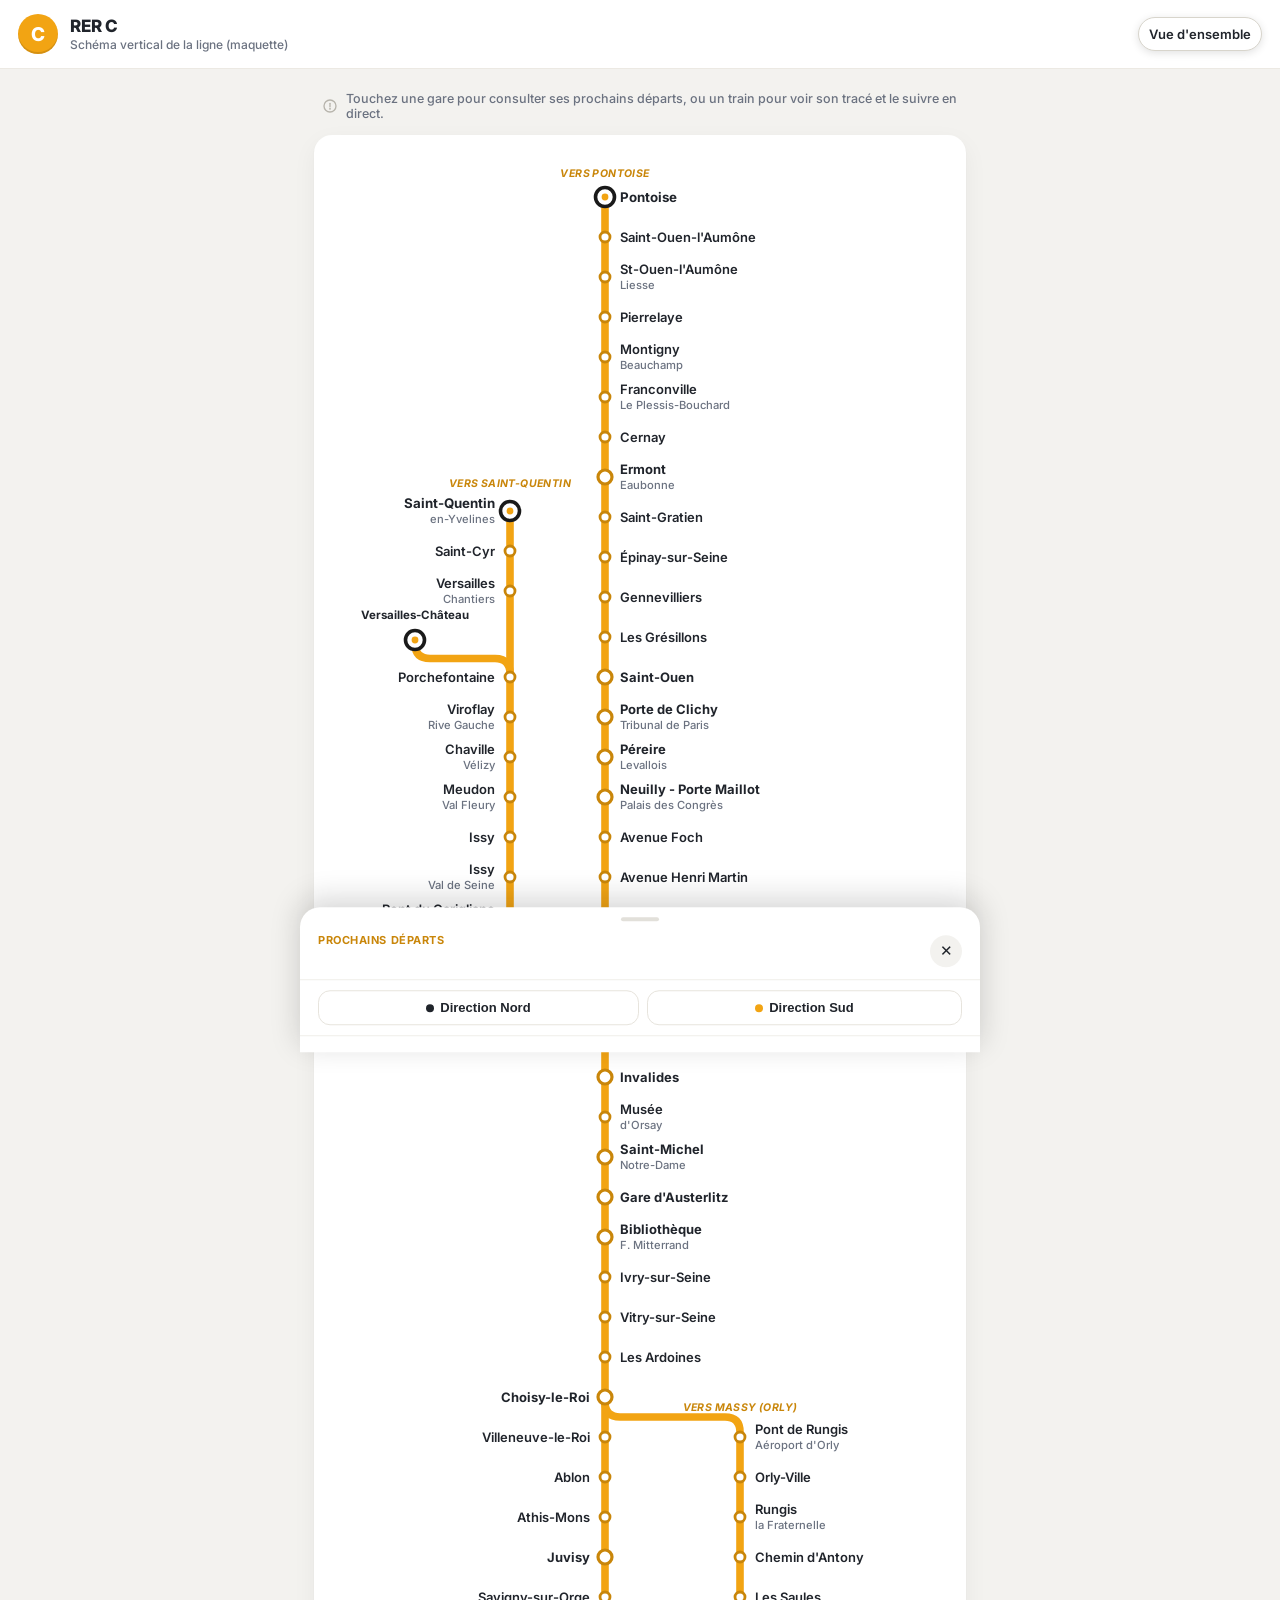
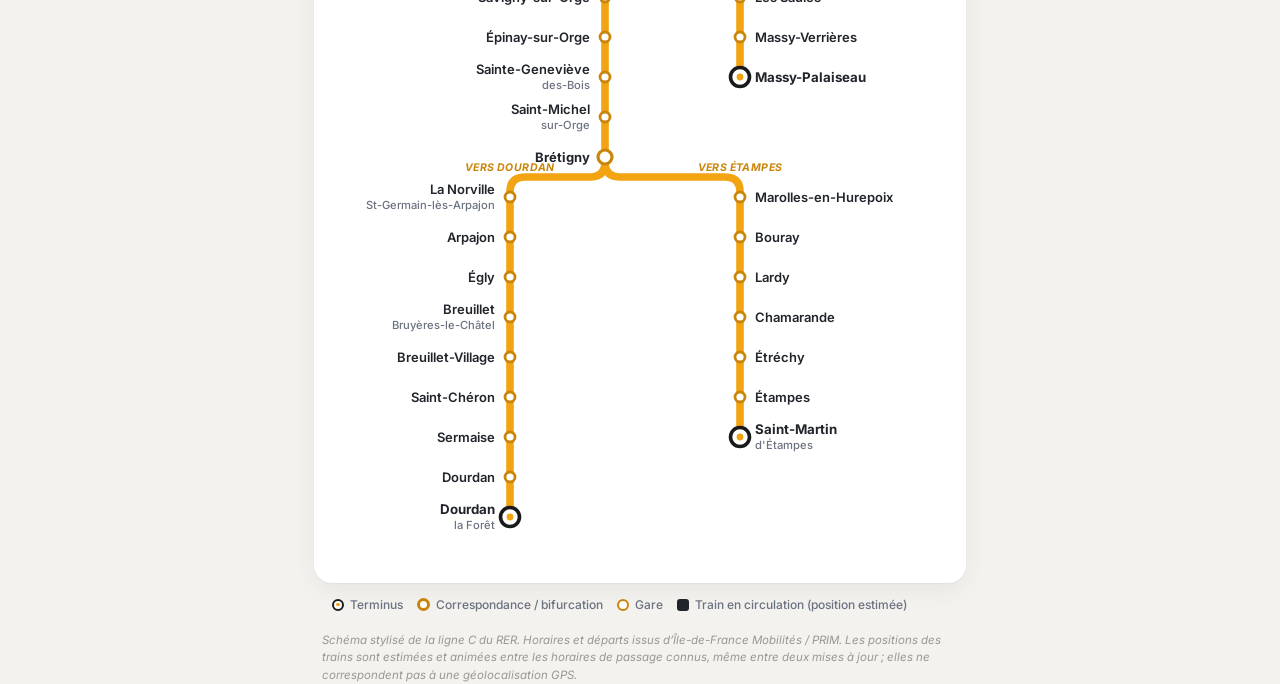
<file: index.html>
<!DOCTYPE html>
<html lang="fr">
<head>
<meta charset="UTF-8">
<meta name="viewport" content="width=device-width, initial-scale=1.0, maximum-scale=5.0">
<title>RER C – Schéma de ligne</title>
<link rel="preconnect" href="https://fonts.googleapis.com">
<link rel="preconnect" href="https://fonts.gstatic.com" crossorigin>
<link href="https://fonts.googleapis.com/css2?family=Inter:wght@400;500;600;700;800&display=swap" rel="stylesheet">
<link rel="stylesheet" href="css/style.css">
</head>
<body>
<header>
  <div class="badge">C</div>
  <div><h1>RER&nbsp;C</h1><p>Schéma vertical de la ligne (maquette)</p></div>
</header>
<main>
  <div class="hint">
    <svg width="16" height="16" viewBox="0 0 24 24" fill="none" stroke="#b7b4ac" stroke-width="2" stroke-linecap="round"><circle cx="12" cy="12" r="9"/><path d="M12 8v5"/><circle cx="12" cy="16" r="0.5" fill="#b7b4ac"/></svg>
    Touchez une gare pour consulter ses prochains départs, ou un train pour voir son tracé et le suivre en direct.
  </div>
  <div class="card">
    <svg viewBox="0 0 620 2000" xmlns="http://www.w3.org/2000/svg" font-family="Inter, Helvetica Neue, Arial, sans-serif">
      <rect x="0" y="0" width="620" height="2000" fill="#ffffff"/>
      <path d="M 275 40 L 275 80 L 275 120 L 275 160 L 275 200 L 275 240 L 275 280 L 275 320 L 275 360 L 275 400 L 275 440 L 275 480 L 275 520 L 275 560 L 275 600 L 275 640 L 275 680 L 275 720 L 275 760 L 275 800 L 275 840 L 275 880 L 275 920 L 275 960 L 275 1000 L 275 1040 L 275 1080 L 275 1120 L 275 1160 L 275 1200 L 275 1240 L 275 1280 L 275 1320 L 275 1360 L 275 1400 L 275 1440 L 275 1480 L 275 1520 L 275 1560 L 275 1600" fill="none" stroke="#F2A413" stroke-width="7.6" stroke-linecap="round" stroke-linejoin="round"/>
<path d="M 180 354 L 180 394 L 180 434 L 180 520 L 180 560 L 180 600 L 180 640 L 180 680 L 180 720 L 180 760 L 180 800" fill="none" stroke="#F2A413" stroke-width="7.6" stroke-linecap="round" stroke-linejoin="round"/>
<path d="M 180 800 L 180 805 Q 180 820 195 820 L 260 820 Q 275 820 275 835 L 275 840" fill="none" stroke="#F2A413" stroke-width="7.6" stroke-linecap="round" stroke-linejoin="round"/>
<path d="M 85 483 L 85 486.5 Q 85 501.5 100 501.5 L 165 501.5 Q 180 501.5 180 516.5 L 180 520" fill="none" stroke="#F2A413" stroke-width="7.6" stroke-linecap="round" stroke-linejoin="round"/>
<path d="M 275 1240 L 275 1245 Q 275 1260 290 1260 L 395 1260 Q 410 1260 410 1275 L 410 1280 L 410 1320 L 410 1360 L 410 1400 L 410 1440 L 410 1480 L 410 1520" fill="none" stroke="#F2A413" stroke-width="7.6" stroke-linecap="round" stroke-linejoin="round"/>
<path d="M 275 1600 L 275 1605 Q 275 1620 260 1620 L 195 1620 Q 180 1620 180 1635 L 180 1640 L 180 1680 L 180 1720 L 180 1760 L 180 1800 L 180 1840 L 180 1880 L 180 1920 L 180 1960" fill="none" stroke="#F2A413" stroke-width="7.6" stroke-linecap="round" stroke-linejoin="round"/>
<path d="M 275 1600 L 275 1605 Q 275 1620 290 1620 L 395 1620 Q 410 1620 410 1635 L 410 1640 L 410 1680 L 410 1720 L 410 1760 L 410 1800 L 410 1840 L 410 1880" fill="none" stroke="#F2A413" stroke-width="7.6" stroke-linecap="round" stroke-linejoin="round"/>
      <path id="route-highlight"></path>
      <g class="stop" data-seg="spine" data-idx="0" tabindex="0" role="button" aria-label="Pontoise"><circle class="hit" cx="275" cy="40" r="17" fill="transparent"/><circle class="ring" cx="275" cy="40" r="14" fill="none"/><circle class="main" cx="275" cy="40" r="9.5" fill="#ffffff" stroke="#1a1a1a" stroke-width="3.6"/><circle class="main-dot" cx="275" cy="40" r="3.4" fill="#F2A413"/></g>
<g class="stop" data-seg="spine" data-idx="1" tabindex="0" role="button" aria-label="Saint-Ouen-l&#x27;Aumône"><circle class="hit" cx="275" cy="80" r="17" fill="transparent"/><circle class="ring" cx="275" cy="80" r="14" fill="none"/><circle class="main" cx="275" cy="80" r="5" fill="#ffffff" stroke="#c9860a" stroke-width="2.8"/></g>
<g class="stop" data-seg="spine" data-idx="2" tabindex="0" role="button" aria-label="St-Ouen-l&#x27;Aumône – Liesse"><circle class="hit" cx="275" cy="120" r="17" fill="transparent"/><circle class="ring" cx="275" cy="120" r="14" fill="none"/><circle class="main" cx="275" cy="120" r="5" fill="#ffffff" stroke="#c9860a" stroke-width="2.8"/></g>
<g class="stop" data-seg="spine" data-idx="3" tabindex="0" role="button" aria-label="Pierrelaye"><circle class="hit" cx="275" cy="160" r="17" fill="transparent"/><circle class="ring" cx="275" cy="160" r="14" fill="none"/><circle class="main" cx="275" cy="160" r="5" fill="#ffffff" stroke="#c9860a" stroke-width="2.8"/></g>
<g class="stop" data-seg="spine" data-idx="4" tabindex="0" role="button" aria-label="Montigny – Beauchamp"><circle class="hit" cx="275" cy="200" r="17" fill="transparent"/><circle class="ring" cx="275" cy="200" r="14" fill="none"/><circle class="main" cx="275" cy="200" r="5" fill="#ffffff" stroke="#c9860a" stroke-width="2.8"/></g>
<g class="stop" data-seg="spine" data-idx="5" tabindex="0" role="button" aria-label="Franconville – Le Plessis-Bouchard"><circle class="hit" cx="275" cy="240" r="17" fill="transparent"/><circle class="ring" cx="275" cy="240" r="14" fill="none"/><circle class="main" cx="275" cy="240" r="5" fill="#ffffff" stroke="#c9860a" stroke-width="2.8"/></g>
<g class="stop" data-seg="spine" data-idx="6" tabindex="0" role="button" aria-label="Cernay"><circle class="hit" cx="275" cy="280" r="17" fill="transparent"/><circle class="ring" cx="275" cy="280" r="14" fill="none"/><circle class="main" cx="275" cy="280" r="5" fill="#ffffff" stroke="#c9860a" stroke-width="2.8"/></g>
<g class="stop" data-seg="spine" data-idx="7" tabindex="0" role="button" aria-label="Ermont – Eaubonne"><circle class="hit" cx="275" cy="320" r="17" fill="transparent"/><circle class="ring" cx="275" cy="320" r="14" fill="none"/><circle class="main" cx="275" cy="320" r="7" fill="#ffffff" stroke="#c9860a" stroke-width="3.2"/></g>
<g class="stop" data-seg="spine" data-idx="8" tabindex="0" role="button" aria-label="Saint-Gratien"><circle class="hit" cx="275" cy="360" r="17" fill="transparent"/><circle class="ring" cx="275" cy="360" r="14" fill="none"/><circle class="main" cx="275" cy="360" r="5" fill="#ffffff" stroke="#c9860a" stroke-width="2.8"/></g>
<g class="stop" data-seg="spine" data-idx="9" tabindex="0" role="button" aria-label="Épinay-sur-Seine"><circle class="hit" cx="275" cy="400" r="17" fill="transparent"/><circle class="ring" cx="275" cy="400" r="14" fill="none"/><circle class="main" cx="275" cy="400" r="5" fill="#ffffff" stroke="#c9860a" stroke-width="2.8"/></g>
<g class="stop" data-seg="spine" data-idx="10" tabindex="0" role="button" aria-label="Gennevilliers"><circle class="hit" cx="275" cy="440" r="17" fill="transparent"/><circle class="ring" cx="275" cy="440" r="14" fill="none"/><circle class="main" cx="275" cy="440" r="5" fill="#ffffff" stroke="#c9860a" stroke-width="2.8"/></g>
<g class="stop" data-seg="spine" data-idx="11" tabindex="0" role="button" aria-label="Les Grésillons"><circle class="hit" cx="275" cy="480" r="17" fill="transparent"/><circle class="ring" cx="275" cy="480" r="14" fill="none"/><circle class="main" cx="275" cy="480" r="5" fill="#ffffff" stroke="#c9860a" stroke-width="2.8"/></g>
<g class="stop" data-seg="spine" data-idx="12" tabindex="0" role="button" aria-label="Saint-Ouen"><circle class="hit" cx="275" cy="520" r="17" fill="transparent"/><circle class="ring" cx="275" cy="520" r="14" fill="none"/><circle class="main" cx="275" cy="520" r="7" fill="#ffffff" stroke="#c9860a" stroke-width="3.2"/></g>
<g class="stop" data-seg="spine" data-idx="13" tabindex="0" role="button" aria-label="Porte de Clichy – Tribunal de Paris"><circle class="hit" cx="275" cy="560" r="17" fill="transparent"/><circle class="ring" cx="275" cy="560" r="14" fill="none"/><circle class="main" cx="275" cy="560" r="7" fill="#ffffff" stroke="#c9860a" stroke-width="3.2"/></g>
<g class="stop" data-seg="spine" data-idx="14" tabindex="0" role="button" aria-label="Péreire – Levallois"><circle class="hit" cx="275" cy="600" r="17" fill="transparent"/><circle class="ring" cx="275" cy="600" r="14" fill="none"/><circle class="main" cx="275" cy="600" r="7" fill="#ffffff" stroke="#c9860a" stroke-width="3.2"/></g>
<g class="stop" data-seg="spine" data-idx="15" tabindex="0" role="button" aria-label="Neuilly - Porte Maillot – Palais des Congrès"><circle class="hit" cx="275" cy="640" r="17" fill="transparent"/><circle class="ring" cx="275" cy="640" r="14" fill="none"/><circle class="main" cx="275" cy="640" r="7" fill="#ffffff" stroke="#c9860a" stroke-width="3.2"/></g>
<g class="stop" data-seg="spine" data-idx="16" tabindex="0" role="button" aria-label="Avenue Foch"><circle class="hit" cx="275" cy="680" r="17" fill="transparent"/><circle class="ring" cx="275" cy="680" r="14" fill="none"/><circle class="main" cx="275" cy="680" r="5" fill="#ffffff" stroke="#c9860a" stroke-width="2.8"/></g>
<g class="stop" data-seg="spine" data-idx="17" tabindex="0" role="button" aria-label="Avenue Henri Martin"><circle class="hit" cx="275" cy="720" r="17" fill="transparent"/><circle class="ring" cx="275" cy="720" r="14" fill="none"/><circle class="main" cx="275" cy="720" r="5" fill="#ffffff" stroke="#c9860a" stroke-width="2.8"/></g>
<g class="stop" data-seg="spine" data-idx="18" tabindex="0" role="button" aria-label="Boulainvilliers"><circle class="hit" cx="275" cy="760" r="17" fill="transparent"/><circle class="ring" cx="275" cy="760" r="14" fill="none"/><circle class="main" cx="275" cy="760" r="5" fill="#ffffff" stroke="#c9860a" stroke-width="2.8"/></g>
<g class="stop" data-seg="spine" data-idx="19" tabindex="0" role="button" aria-label="Av. du Pdt Kennedy – Maison de la Radio France"><circle class="hit" cx="275" cy="800" r="17" fill="transparent"/><circle class="ring" cx="275" cy="800" r="14" fill="none"/><circle class="main" cx="275" cy="800" r="5" fill="#ffffff" stroke="#c9860a" stroke-width="2.8"/></g>
<g class="stop" data-seg="spine" data-idx="20" tabindex="0" role="button" aria-label="Champ de Mars – Tour Eiffel"><circle class="hit" cx="275" cy="840" r="17" fill="transparent"/><circle class="ring" cx="275" cy="840" r="14" fill="none"/><circle class="main" cx="275" cy="840" r="7" fill="#ffffff" stroke="#c9860a" stroke-width="3.2"/></g>
<g class="stop" data-seg="spine" data-idx="21" tabindex="0" role="button" aria-label="Pont de l&#x27;Alma"><circle class="hit" cx="275" cy="880" r="17" fill="transparent"/><circle class="ring" cx="275" cy="880" r="14" fill="none"/><circle class="main" cx="275" cy="880" r="5" fill="#ffffff" stroke="#c9860a" stroke-width="2.8"/></g>
<g class="stop" data-seg="spine" data-idx="22" tabindex="0" role="button" aria-label="Invalides"><circle class="hit" cx="275" cy="920" r="17" fill="transparent"/><circle class="ring" cx="275" cy="920" r="14" fill="none"/><circle class="main" cx="275" cy="920" r="7" fill="#ffffff" stroke="#c9860a" stroke-width="3.2"/></g>
<g class="stop" data-seg="spine" data-idx="23" tabindex="0" role="button" aria-label="Musée d&#x27;Orsay"><circle class="hit" cx="275" cy="960" r="17" fill="transparent"/><circle class="ring" cx="275" cy="960" r="14" fill="none"/><circle class="main" cx="275" cy="960" r="5" fill="#ffffff" stroke="#c9860a" stroke-width="2.8"/></g>
<g class="stop" data-seg="spine" data-idx="24" tabindex="0" role="button" aria-label="Saint-Michel Notre-Dame"><circle class="hit" cx="275" cy="1000" r="17" fill="transparent"/><circle class="ring" cx="275" cy="1000" r="14" fill="none"/><circle class="main" cx="275" cy="1000" r="7" fill="#ffffff" stroke="#c9860a" stroke-width="3.2"/></g>
<g class="stop" data-seg="spine" data-idx="25" tabindex="0" role="button" aria-label="Gare d&#x27;Austerlitz"><circle class="hit" cx="275" cy="1040" r="17" fill="transparent"/><circle class="ring" cx="275" cy="1040" r="14" fill="none"/><circle class="main" cx="275" cy="1040" r="7" fill="#ffffff" stroke="#c9860a" stroke-width="3.2"/></g>
<g class="stop" data-seg="spine" data-idx="26" tabindex="0" role="button" aria-label="Bibliothèque F. Mitterrand"><circle class="hit" cx="275" cy="1080" r="17" fill="transparent"/><circle class="ring" cx="275" cy="1080" r="14" fill="none"/><circle class="main" cx="275" cy="1080" r="7" fill="#ffffff" stroke="#c9860a" stroke-width="3.2"/></g>
<g class="stop" data-seg="spine" data-idx="27" tabindex="0" role="button" aria-label="Ivry-sur-Seine"><circle class="hit" cx="275" cy="1120" r="17" fill="transparent"/><circle class="ring" cx="275" cy="1120" r="14" fill="none"/><circle class="main" cx="275" cy="1120" r="5" fill="#ffffff" stroke="#c9860a" stroke-width="2.8"/></g>
<g class="stop" data-seg="spine" data-idx="28" tabindex="0" role="button" aria-label="Vitry-sur-Seine"><circle class="hit" cx="275" cy="1160" r="17" fill="transparent"/><circle class="ring" cx="275" cy="1160" r="14" fill="none"/><circle class="main" cx="275" cy="1160" r="5" fill="#ffffff" stroke="#c9860a" stroke-width="2.8"/></g>
<g class="stop" data-seg="spine" data-idx="29" tabindex="0" role="button" aria-label="Les Ardoines"><circle class="hit" cx="275" cy="1200" r="17" fill="transparent"/><circle class="ring" cx="275" cy="1200" r="14" fill="none"/><circle class="main" cx="275" cy="1200" r="5" fill="#ffffff" stroke="#c9860a" stroke-width="2.8"/></g>
<g class="stop" data-seg="spine" data-idx="30" tabindex="0" role="button" aria-label="Choisy-le-Roi"><circle class="hit" cx="275" cy="1240" r="17" fill="transparent"/><circle class="ring" cx="275" cy="1240" r="14" fill="none"/><circle class="main" cx="275" cy="1240" r="7" fill="#ffffff" stroke="#c9860a" stroke-width="3.2"/></g>
<g class="stop" data-seg="spine" data-idx="31" tabindex="0" role="button" aria-label="Villeneuve-le-Roi"><circle class="hit" cx="275" cy="1280" r="17" fill="transparent"/><circle class="ring" cx="275" cy="1280" r="14" fill="none"/><circle class="main" cx="275" cy="1280" r="5" fill="#ffffff" stroke="#c9860a" stroke-width="2.8"/></g>
<g class="stop" data-seg="spine" data-idx="32" tabindex="0" role="button" aria-label="Ablon"><circle class="hit" cx="275" cy="1320" r="17" fill="transparent"/><circle class="ring" cx="275" cy="1320" r="14" fill="none"/><circle class="main" cx="275" cy="1320" r="5" fill="#ffffff" stroke="#c9860a" stroke-width="2.8"/></g>
<g class="stop" data-seg="spine" data-idx="33" tabindex="0" role="button" aria-label="Athis-Mons"><circle class="hit" cx="275" cy="1360" r="17" fill="transparent"/><circle class="ring" cx="275" cy="1360" r="14" fill="none"/><circle class="main" cx="275" cy="1360" r="5" fill="#ffffff" stroke="#c9860a" stroke-width="2.8"/></g>
<g class="stop" data-seg="spine" data-idx="34" tabindex="0" role="button" aria-label="Juvisy"><circle class="hit" cx="275" cy="1400" r="17" fill="transparent"/><circle class="ring" cx="275" cy="1400" r="14" fill="none"/><circle class="main" cx="275" cy="1400" r="7" fill="#ffffff" stroke="#c9860a" stroke-width="3.2"/></g>
<g class="stop" data-seg="spine" data-idx="35" tabindex="0" role="button" aria-label="Savigny-sur-Orge"><circle class="hit" cx="275" cy="1440" r="17" fill="transparent"/><circle class="ring" cx="275" cy="1440" r="14" fill="none"/><circle class="main" cx="275" cy="1440" r="5" fill="#ffffff" stroke="#c9860a" stroke-width="2.8"/></g>
<g class="stop" data-seg="spine" data-idx="36" tabindex="0" role="button" aria-label="Épinay-sur-Orge"><circle class="hit" cx="275" cy="1480" r="17" fill="transparent"/><circle class="ring" cx="275" cy="1480" r="14" fill="none"/><circle class="main" cx="275" cy="1480" r="5" fill="#ffffff" stroke="#c9860a" stroke-width="2.8"/></g>
<g class="stop" data-seg="spine" data-idx="37" tabindex="0" role="button" aria-label="Sainte-Geneviève-des-Bois"><circle class="hit" cx="275" cy="1520" r="17" fill="transparent"/><circle class="ring" cx="275" cy="1520" r="14" fill="none"/><circle class="main" cx="275" cy="1520" r="5" fill="#ffffff" stroke="#c9860a" stroke-width="2.8"/></g>
<g class="stop" data-seg="spine" data-idx="38" tabindex="0" role="button" aria-label="Saint-Michel-sur-Orge"><circle class="hit" cx="275" cy="1560" r="17" fill="transparent"/><circle class="ring" cx="275" cy="1560" r="14" fill="none"/><circle class="main" cx="275" cy="1560" r="5" fill="#ffffff" stroke="#c9860a" stroke-width="2.8"/></g>
<g class="stop" data-seg="spine" data-idx="39" tabindex="0" role="button" aria-label="Brétigny"><circle class="hit" cx="275" cy="1600" r="17" fill="transparent"/><circle class="ring" cx="275" cy="1600" r="14" fill="none"/><circle class="main" cx="275" cy="1600" r="7" fill="#ffffff" stroke="#c9860a" stroke-width="3.2"/></g>
<g class="stop" data-seg="west" data-idx="0" tabindex="0" role="button" aria-label="Saint-Quentin-en-Yvelines"><circle class="hit" cx="180" cy="354" r="17" fill="transparent"/><circle class="ring" cx="180" cy="354" r="14" fill="none"/><circle class="main" cx="180" cy="354" r="9.5" fill="#ffffff" stroke="#1a1a1a" stroke-width="3.6"/><circle class="main-dot" cx="180" cy="354" r="3.4" fill="#F2A413"/></g>
<g class="stop" data-seg="west" data-idx="1" tabindex="0" role="button" aria-label="Saint-Cyr"><circle class="hit" cx="180" cy="394" r="17" fill="transparent"/><circle class="ring" cx="180" cy="394" r="14" fill="none"/><circle class="main" cx="180" cy="394" r="5" fill="#ffffff" stroke="#c9860a" stroke-width="2.8"/></g>
<g class="stop" data-seg="west" data-idx="2" tabindex="0" role="button" aria-label="Versailles Chantiers"><circle class="hit" cx="180" cy="434" r="17" fill="transparent"/><circle class="ring" cx="180" cy="434" r="14" fill="none"/><circle class="main" cx="180" cy="434" r="5" fill="#ffffff" stroke="#c9860a" stroke-width="2.8"/></g>
<g class="stop" data-seg="west" data-idx="3" tabindex="0" role="button" aria-label="Porchefontaine"><circle class="hit" cx="180" cy="520" r="17" fill="transparent"/><circle class="ring" cx="180" cy="520" r="14" fill="none"/><circle class="main" cx="180" cy="520" r="5" fill="#ffffff" stroke="#c9860a" stroke-width="2.8"/></g>
<g class="stop" data-seg="west" data-idx="4" tabindex="0" role="button" aria-label="Viroflay Rive Gauche"><circle class="hit" cx="180" cy="560" r="17" fill="transparent"/><circle class="ring" cx="180" cy="560" r="14" fill="none"/><circle class="main" cx="180" cy="560" r="5" fill="#ffffff" stroke="#c9860a" stroke-width="2.8"/></g>
<g class="stop" data-seg="west" data-idx="5" tabindex="0" role="button" aria-label="Chaville Vélizy"><circle class="hit" cx="180" cy="600" r="17" fill="transparent"/><circle class="ring" cx="180" cy="600" r="14" fill="none"/><circle class="main" cx="180" cy="600" r="5" fill="#ffffff" stroke="#c9860a" stroke-width="2.8"/></g>
<g class="stop" data-seg="west" data-idx="6" tabindex="0" role="button" aria-label="Meudon Val Fleury"><circle class="hit" cx="180" cy="640" r="17" fill="transparent"/><circle class="ring" cx="180" cy="640" r="14" fill="none"/><circle class="main" cx="180" cy="640" r="5" fill="#ffffff" stroke="#c9860a" stroke-width="2.8"/></g>
<g class="stop" data-seg="west" data-idx="7" tabindex="0" role="button" aria-label="Issy"><circle class="hit" cx="180" cy="680" r="17" fill="transparent"/><circle class="ring" cx="180" cy="680" r="14" fill="none"/><circle class="main" cx="180" cy="680" r="5" fill="#ffffff" stroke="#c9860a" stroke-width="2.8"/></g>
<g class="stop" data-seg="west" data-idx="8" tabindex="0" role="button" aria-label="Issy Val de Seine"><circle class="hit" cx="180" cy="720" r="17" fill="transparent"/><circle class="ring" cx="180" cy="720" r="14" fill="none"/><circle class="main" cx="180" cy="720" r="5" fill="#ffffff" stroke="#c9860a" stroke-width="2.8"/></g>
<g class="stop" data-seg="west" data-idx="9" tabindex="0" role="button" aria-label="Pont du Garigliano – Hôp. Eur. G. Pompidou"><circle class="hit" cx="180" cy="760" r="17" fill="transparent"/><circle class="ring" cx="180" cy="760" r="14" fill="none"/><circle class="main" cx="180" cy="760" r="5" fill="#ffffff" stroke="#c9860a" stroke-width="2.8"/></g>
<g class="stop" data-seg="west" data-idx="10" tabindex="0" role="button" aria-label="Javel"><circle class="hit" cx="180" cy="800" r="17" fill="transparent"/><circle class="ring" cx="180" cy="800" r="14" fill="none"/><circle class="main" cx="180" cy="800" r="5" fill="#ffffff" stroke="#c9860a" stroke-width="2.8"/></g>
<g class="stop" data-seg="spur" data-idx="0" tabindex="0" role="button" aria-label="Versailles-Château Rive Gauche"><circle class="hit" cx="85" cy="483.0" r="17" fill="transparent"/><circle class="ring" cx="85" cy="483.0" r="14" fill="none"/><circle class="main" cx="85" cy="483.0" r="9.5" fill="#ffffff" stroke="#1a1a1a" stroke-width="3.6"/><circle class="main-dot" cx="85" cy="483.0" r="3.4" fill="#F2A413"/></g>
<g class="stop" data-seg="orly" data-idx="0" tabindex="0" role="button" aria-label="Pont de Rungis – Aéroport d&#x27;Orly"><circle class="hit" cx="410" cy="1280" r="17" fill="transparent"/><circle class="ring" cx="410" cy="1280" r="14" fill="none"/><circle class="main" cx="410" cy="1280" r="5" fill="#ffffff" stroke="#c9860a" stroke-width="2.8"/></g>
<g class="stop" data-seg="orly" data-idx="1" tabindex="0" role="button" aria-label="Orly-Ville"><circle class="hit" cx="410" cy="1320" r="17" fill="transparent"/><circle class="ring" cx="410" cy="1320" r="14" fill="none"/><circle class="main" cx="410" cy="1320" r="5" fill="#ffffff" stroke="#c9860a" stroke-width="2.8"/></g>
<g class="stop" data-seg="orly" data-idx="2" tabindex="0" role="button" aria-label="Rungis la Fraternelle"><circle class="hit" cx="410" cy="1360" r="17" fill="transparent"/><circle class="ring" cx="410" cy="1360" r="14" fill="none"/><circle class="main" cx="410" cy="1360" r="5" fill="#ffffff" stroke="#c9860a" stroke-width="2.8"/></g>
<g class="stop" data-seg="orly" data-idx="3" tabindex="0" role="button" aria-label="Chemin d&#x27;Antony"><circle class="hit" cx="410" cy="1400" r="17" fill="transparent"/><circle class="ring" cx="410" cy="1400" r="14" fill="none"/><circle class="main" cx="410" cy="1400" r="5" fill="#ffffff" stroke="#c9860a" stroke-width="2.8"/></g>
<g class="stop" data-seg="orly" data-idx="4" tabindex="0" role="button" aria-label="Les Saules"><circle class="hit" cx="410" cy="1440" r="17" fill="transparent"/><circle class="ring" cx="410" cy="1440" r="14" fill="none"/><circle class="main" cx="410" cy="1440" r="5" fill="#ffffff" stroke="#c9860a" stroke-width="2.8"/></g>
<g class="stop" data-seg="orly" data-idx="5" tabindex="0" role="button" aria-label="Massy-Verrières"><circle class="hit" cx="410" cy="1480" r="17" fill="transparent"/><circle class="ring" cx="410" cy="1480" r="14" fill="none"/><circle class="main" cx="410" cy="1480" r="5" fill="#ffffff" stroke="#c9860a" stroke-width="2.8"/></g>
<g class="stop" data-seg="orly" data-idx="6" tabindex="0" role="button" aria-label="Massy-Palaiseau"><circle class="hit" cx="410" cy="1520" r="17" fill="transparent"/><circle class="ring" cx="410" cy="1520" r="14" fill="none"/><circle class="main" cx="410" cy="1520" r="9.5" fill="#ffffff" stroke="#1a1a1a" stroke-width="3.6"/><circle class="main-dot" cx="410" cy="1520" r="3.4" fill="#F2A413"/></g>
<g class="stop" data-seg="dourdan" data-idx="0" tabindex="0" role="button" aria-label="La Norville – St-Germain-lès-Arpajon"><circle class="hit" cx="180" cy="1640" r="17" fill="transparent"/><circle class="ring" cx="180" cy="1640" r="14" fill="none"/><circle class="main" cx="180" cy="1640" r="5" fill="#ffffff" stroke="#c9860a" stroke-width="2.8"/></g>
<g class="stop" data-seg="dourdan" data-idx="1" tabindex="0" role="button" aria-label="Arpajon"><circle class="hit" cx="180" cy="1680" r="17" fill="transparent"/><circle class="ring" cx="180" cy="1680" r="14" fill="none"/><circle class="main" cx="180" cy="1680" r="5" fill="#ffffff" stroke="#c9860a" stroke-width="2.8"/></g>
<g class="stop" data-seg="dourdan" data-idx="2" tabindex="0" role="button" aria-label="Égly"><circle class="hit" cx="180" cy="1720" r="17" fill="transparent"/><circle class="ring" cx="180" cy="1720" r="14" fill="none"/><circle class="main" cx="180" cy="1720" r="5" fill="#ffffff" stroke="#c9860a" stroke-width="2.8"/></g>
<g class="stop" data-seg="dourdan" data-idx="3" tabindex="0" role="button" aria-label="Breuillet Bruyères-le-Châtel"><circle class="hit" cx="180" cy="1760" r="17" fill="transparent"/><circle class="ring" cx="180" cy="1760" r="14" fill="none"/><circle class="main" cx="180" cy="1760" r="5" fill="#ffffff" stroke="#c9860a" stroke-width="2.8"/></g>
<g class="stop" data-seg="dourdan" data-idx="4" tabindex="0" role="button" aria-label="Breuillet-Village"><circle class="hit" cx="180" cy="1800" r="17" fill="transparent"/><circle class="ring" cx="180" cy="1800" r="14" fill="none"/><circle class="main" cx="180" cy="1800" r="5" fill="#ffffff" stroke="#c9860a" stroke-width="2.8"/></g>
<g class="stop" data-seg="dourdan" data-idx="5" tabindex="0" role="button" aria-label="Saint-Chéron"><circle class="hit" cx="180" cy="1840" r="17" fill="transparent"/><circle class="ring" cx="180" cy="1840" r="14" fill="none"/><circle class="main" cx="180" cy="1840" r="5" fill="#ffffff" stroke="#c9860a" stroke-width="2.8"/></g>
<g class="stop" data-seg="dourdan" data-idx="6" tabindex="0" role="button" aria-label="Sermaise"><circle class="hit" cx="180" cy="1880" r="17" fill="transparent"/><circle class="ring" cx="180" cy="1880" r="14" fill="none"/><circle class="main" cx="180" cy="1880" r="5" fill="#ffffff" stroke="#c9860a" stroke-width="2.8"/></g>
<g class="stop" data-seg="dourdan" data-idx="7" tabindex="0" role="button" aria-label="Dourdan"><circle class="hit" cx="180" cy="1920" r="17" fill="transparent"/><circle class="ring" cx="180" cy="1920" r="14" fill="none"/><circle class="main" cx="180" cy="1920" r="5" fill="#ffffff" stroke="#c9860a" stroke-width="2.8"/></g>
<g class="stop" data-seg="dourdan" data-idx="8" tabindex="0" role="button" aria-label="Dourdan-la-Forêt"><circle class="hit" cx="180" cy="1960" r="17" fill="transparent"/><circle class="ring" cx="180" cy="1960" r="14" fill="none"/><circle class="main" cx="180" cy="1960" r="9.5" fill="#ffffff" stroke="#1a1a1a" stroke-width="3.6"/><circle class="main-dot" cx="180" cy="1960" r="3.4" fill="#F2A413"/></g>
<g class="stop" data-seg="etampes" data-idx="0" tabindex="0" role="button" aria-label="Marolles-en-Hurepoix"><circle class="hit" cx="410" cy="1640" r="17" fill="transparent"/><circle class="ring" cx="410" cy="1640" r="14" fill="none"/><circle class="main" cx="410" cy="1640" r="5" fill="#ffffff" stroke="#c9860a" stroke-width="2.8"/></g>
<g class="stop" data-seg="etampes" data-idx="1" tabindex="0" role="button" aria-label="Bouray"><circle class="hit" cx="410" cy="1680" r="17" fill="transparent"/><circle class="ring" cx="410" cy="1680" r="14" fill="none"/><circle class="main" cx="410" cy="1680" r="5" fill="#ffffff" stroke="#c9860a" stroke-width="2.8"/></g>
<g class="stop" data-seg="etampes" data-idx="2" tabindex="0" role="button" aria-label="Lardy"><circle class="hit" cx="410" cy="1720" r="17" fill="transparent"/><circle class="ring" cx="410" cy="1720" r="14" fill="none"/><circle class="main" cx="410" cy="1720" r="5" fill="#ffffff" stroke="#c9860a" stroke-width="2.8"/></g>
<g class="stop" data-seg="etampes" data-idx="3" tabindex="0" role="button" aria-label="Chamarande"><circle class="hit" cx="410" cy="1760" r="17" fill="transparent"/><circle class="ring" cx="410" cy="1760" r="14" fill="none"/><circle class="main" cx="410" cy="1760" r="5" fill="#ffffff" stroke="#c9860a" stroke-width="2.8"/></g>
<g class="stop" data-seg="etampes" data-idx="4" tabindex="0" role="button" aria-label="Étréchy"><circle class="hit" cx="410" cy="1800" r="17" fill="transparent"/><circle class="ring" cx="410" cy="1800" r="14" fill="none"/><circle class="main" cx="410" cy="1800" r="5" fill="#ffffff" stroke="#c9860a" stroke-width="2.8"/></g>
<g class="stop" data-seg="etampes" data-idx="5" tabindex="0" role="button" aria-label="Étampes"><circle class="hit" cx="410" cy="1840" r="17" fill="transparent"/><circle class="ring" cx="410" cy="1840" r="14" fill="none"/><circle class="main" cx="410" cy="1840" r="5" fill="#ffffff" stroke="#c9860a" stroke-width="2.8"/></g>
<g class="stop" data-seg="etampes" data-idx="6" tabindex="0" role="button" aria-label="Saint-Martin-d&#x27;Étampes"><circle class="hit" cx="410" cy="1880" r="17" fill="transparent"/><circle class="ring" cx="410" cy="1880" r="14" fill="none"/><circle class="main" cx="410" cy="1880" r="9.5" fill="#ffffff" stroke="#1a1a1a" stroke-width="3.6"/><circle class="main-dot" cx="410" cy="1880" r="3.4" fill="#F2A413"/></g>
      
<text x="180" y="330" text-anchor="middle" font-size="10.5" font-weight="700" letter-spacing="0.4" fill="#c9860a" font-style="italic">VERS SAINT-QUENTIN</text>
<text x="275" y="20" text-anchor="middle" font-size="10.5" font-weight="700" letter-spacing="0.4" fill="#c9860a" font-style="italic">VERS PONTOISE</text>
<text x="410" y="1254" text-anchor="middle" font-size="10.5" font-weight="700" letter-spacing="0.4" fill="#c9860a" font-style="italic">VERS MASSY (ORLY)</text>
<text x="180" y="1614" text-anchor="middle" font-size="10.5" font-weight="700" letter-spacing="0.4" fill="#c9860a" font-style="italic">VERS DOURDAN</text>
<text x="410" y="1614" text-anchor="middle" font-size="10.5" font-weight="700" letter-spacing="0.4" fill="#c9860a" font-style="italic">VERS ÉTAMPES</text>

      <text x="290" y="44.5" text-anchor="start" font-size="13.3" font-weight="700" fill="#20242b">Pontoise</text>
<text x="290" y="84.5" text-anchor="start" font-size="13.0" font-weight="600" fill="#20242b">Saint-Ouen-l&#x27;Aumône</text>
<text x="290" y="117" text-anchor="start" font-size="13.0" font-weight="600" fill="#20242b">St-Ouen-l&#x27;Aumône</text><text x="290" y="132" text-anchor="start" font-size="11.2" font-weight="500" fill="#6b7280">Liesse</text>
<text x="290" y="164.5" text-anchor="start" font-size="13.0" font-weight="600" fill="#20242b">Pierrelaye</text>
<text x="290" y="197" text-anchor="start" font-size="13.0" font-weight="600" fill="#20242b">Montigny</text><text x="290" y="212" text-anchor="start" font-size="11.2" font-weight="500" fill="#6b7280">Beauchamp</text>
<text x="290" y="237" text-anchor="start" font-size="13.0" font-weight="600" fill="#20242b">Franconville</text><text x="290" y="252" text-anchor="start" font-size="11.2" font-weight="500" fill="#6b7280">Le Plessis-Bouchard</text>
<text x="290" y="284.5" text-anchor="start" font-size="13.0" font-weight="600" fill="#20242b">Cernay</text>
<text x="290" y="317" text-anchor="start" font-size="13.0" font-weight="700" fill="#20242b">Ermont</text><text x="290" y="332" text-anchor="start" font-size="11.2" font-weight="500" fill="#6b7280">Eaubonne</text>
<text x="290" y="364.5" text-anchor="start" font-size="13.0" font-weight="600" fill="#20242b">Saint-Gratien</text>
<text x="290" y="404.5" text-anchor="start" font-size="13.0" font-weight="600" fill="#20242b">Épinay-sur-Seine</text>
<text x="290" y="444.5" text-anchor="start" font-size="13.0" font-weight="600" fill="#20242b">Gennevilliers</text>
<text x="290" y="484.5" text-anchor="start" font-size="13.0" font-weight="600" fill="#20242b">Les Grésillons</text>
<text x="290" y="524.5" text-anchor="start" font-size="13.0" font-weight="700" fill="#20242b">Saint-Ouen</text>
<text x="290" y="557" text-anchor="start" font-size="13.0" font-weight="700" fill="#20242b">Porte de Clichy</text><text x="290" y="572" text-anchor="start" font-size="11.2" font-weight="500" fill="#6b7280">Tribunal de Paris</text>
<text x="290" y="597" text-anchor="start" font-size="13.0" font-weight="700" fill="#20242b">Péreire</text><text x="290" y="612" text-anchor="start" font-size="11.2" font-weight="500" fill="#6b7280">Levallois</text>
<text x="290" y="637" text-anchor="start" font-size="13.0" font-weight="700" fill="#20242b">Neuilly - Porte Maillot</text><text x="290" y="652" text-anchor="start" font-size="11.2" font-weight="500" fill="#6b7280">Palais des Congrès</text>
<text x="290" y="684.5" text-anchor="start" font-size="13.0" font-weight="600" fill="#20242b">Avenue Foch</text>
<text x="290" y="724.5" text-anchor="start" font-size="13.0" font-weight="600" fill="#20242b">Avenue Henri Martin</text>
<text x="290" y="764.5" text-anchor="start" font-size="13.0" font-weight="600" fill="#20242b">Boulainvilliers</text>
<text x="290" y="797" text-anchor="start" font-size="13.0" font-weight="600" fill="#20242b">Av. du Pdt Kennedy</text><text x="290" y="812" text-anchor="start" font-size="11.2" font-weight="500" fill="#6b7280">Maison de la Radio France</text>
<text x="290" y="837" text-anchor="start" font-size="13.0" font-weight="700" fill="#20242b">Champ de Mars</text><text x="290" y="852" text-anchor="start" font-size="11.2" font-weight="500" fill="#6b7280">Tour Eiffel</text>
<text x="290" y="884.5" text-anchor="start" font-size="13.0" font-weight="600" fill="#20242b">Pont de l&#x27;Alma</text>
<text x="290" y="924.5" text-anchor="start" font-size="13.0" font-weight="700" fill="#20242b">Invalides</text>
<text x="290" y="957" text-anchor="start" font-size="13.0" font-weight="600" fill="#20242b">Musée</text><text x="290" y="972" text-anchor="start" font-size="11.2" font-weight="500" fill="#6b7280">d&#x27;Orsay</text>
<text x="290" y="997" text-anchor="start" font-size="13.0" font-weight="700" fill="#20242b">Saint-Michel</text><text x="290" y="1012" text-anchor="start" font-size="11.2" font-weight="500" fill="#6b7280">Notre-Dame</text>
<text x="290" y="1044.5" text-anchor="start" font-size="13.0" font-weight="700" fill="#20242b">Gare d&#x27;Austerlitz</text>
<text x="290" y="1077" text-anchor="start" font-size="13.0" font-weight="700" fill="#20242b">Bibliothèque</text><text x="290" y="1092" text-anchor="start" font-size="11.2" font-weight="500" fill="#6b7280">F. Mitterrand</text>
<text x="290" y="1124.5" text-anchor="start" font-size="13.0" font-weight="600" fill="#20242b">Ivry-sur-Seine</text>
<text x="290" y="1164.5" text-anchor="start" font-size="13.0" font-weight="600" fill="#20242b">Vitry-sur-Seine</text>
<text x="290" y="1204.5" text-anchor="start" font-size="13.0" font-weight="600" fill="#20242b">Les Ardoines</text>
<text x="260" y="1244.5" text-anchor="end" font-size="13.0" font-weight="700" fill="#20242b">Choisy-le-Roi</text>
<text x="260" y="1284.5" text-anchor="end" font-size="13.0" font-weight="600" fill="#20242b">Villeneuve-le-Roi</text>
<text x="260" y="1324.5" text-anchor="end" font-size="13.0" font-weight="600" fill="#20242b">Ablon</text>
<text x="260" y="1364.5" text-anchor="end" font-size="13.0" font-weight="600" fill="#20242b">Athis-Mons</text>
<text x="260" y="1404.5" text-anchor="end" font-size="13.0" font-weight="700" fill="#20242b">Juvisy</text>
<text x="260" y="1444.5" text-anchor="end" font-size="13.0" font-weight="600" fill="#20242b">Savigny-sur-Orge</text>
<text x="260" y="1484.5" text-anchor="end" font-size="13.0" font-weight="600" fill="#20242b">Épinay-sur-Orge</text>
<text x="260" y="1517" text-anchor="end" font-size="13.0" font-weight="600" fill="#20242b">Sainte-Geneviève</text><text x="260" y="1532" text-anchor="end" font-size="11.2" font-weight="500" fill="#6b7280">des-Bois</text>
<text x="260" y="1557" text-anchor="end" font-size="13.0" font-weight="600" fill="#20242b">Saint-Michel</text><text x="260" y="1572" text-anchor="end" font-size="11.2" font-weight="500" fill="#6b7280">sur-Orge</text>
<text x="260" y="1604.5" text-anchor="end" font-size="13.0" font-weight="700" fill="#20242b">Brétigny</text>
<text x="165" y="351" text-anchor="end" font-size="13.3" font-weight="700" fill="#20242b">Saint-Quentin</text><text x="165" y="366" text-anchor="end" font-size="11.2" font-weight="500" fill="#6b7280">en-Yvelines</text>
<text x="165" y="398.5" text-anchor="end" font-size="13.0" font-weight="600" fill="#20242b">Saint-Cyr</text>
<text x="165" y="431" text-anchor="end" font-size="13.0" font-weight="600" fill="#20242b">Versailles</text><text x="165" y="446" text-anchor="end" font-size="11.2" font-weight="500" fill="#6b7280">Chantiers</text>
<text x="165" y="524.5" text-anchor="end" font-size="13.0" font-weight="600" fill="#20242b">Porchefontaine</text>
<text x="165" y="557" text-anchor="end" font-size="13.0" font-weight="600" fill="#20242b">Viroflay</text><text x="165" y="572" text-anchor="end" font-size="11.2" font-weight="500" fill="#6b7280">Rive Gauche</text>
<text x="165" y="597" text-anchor="end" font-size="13.0" font-weight="600" fill="#20242b">Chaville</text><text x="165" y="612" text-anchor="end" font-size="11.2" font-weight="500" fill="#6b7280">Vélizy</text>
<text x="165" y="637" text-anchor="end" font-size="13.0" font-weight="600" fill="#20242b">Meudon</text><text x="165" y="652" text-anchor="end" font-size="11.2" font-weight="500" fill="#6b7280">Val Fleury</text>
<text x="165" y="684.5" text-anchor="end" font-size="13.0" font-weight="600" fill="#20242b">Issy</text>
<text x="165" y="717" text-anchor="end" font-size="13.0" font-weight="600" fill="#20242b">Issy</text><text x="165" y="732" text-anchor="end" font-size="11.2" font-weight="500" fill="#6b7280">Val de Seine</text>
<text x="165" y="757" text-anchor="end" font-size="13.0" font-weight="600" fill="#20242b">Pont du Garigliano</text><text x="165" y="772" text-anchor="end" font-size="11.2" font-weight="500" fill="#6b7280">Hôp. Eur. G. Pompidou</text>
<text x="165" y="804.5" text-anchor="end" font-size="13.0" font-weight="600" fill="#20242b">Javel</text>
<text x="85" y="462.0" text-anchor="middle" font-size="11.5" font-weight="700" fill="#20242b">Versailles-Château</text>
<text x="425" y="1277" text-anchor="start" font-size="13.0" font-weight="600" fill="#20242b">Pont de Rungis</text><text x="425" y="1292" text-anchor="start" font-size="11.2" font-weight="500" fill="#6b7280">Aéroport d&#x27;Orly</text>
<text x="425" y="1324.5" text-anchor="start" font-size="13.0" font-weight="600" fill="#20242b">Orly-Ville</text>
<text x="425" y="1357" text-anchor="start" font-size="13.0" font-weight="600" fill="#20242b">Rungis</text><text x="425" y="1372" text-anchor="start" font-size="11.2" font-weight="500" fill="#6b7280">la Fraternelle</text>
<text x="425" y="1404.5" text-anchor="start" font-size="13.0" font-weight="600" fill="#20242b">Chemin d&#x27;Antony</text>
<text x="425" y="1444.5" text-anchor="start" font-size="13.0" font-weight="600" fill="#20242b">Les Saules</text>
<text x="425" y="1484.5" text-anchor="start" font-size="13.0" font-weight="600" fill="#20242b">Massy-Verrières</text>
<text x="425" y="1524.5" text-anchor="start" font-size="13.3" font-weight="700" fill="#20242b">Massy-Palaiseau</text>
<text x="165" y="1637" text-anchor="end" font-size="13.0" font-weight="600" fill="#20242b">La Norville</text><text x="165" y="1652" text-anchor="end" font-size="11.2" font-weight="500" fill="#6b7280">St-Germain-lès-Arpajon</text>
<text x="165" y="1684.5" text-anchor="end" font-size="13.0" font-weight="600" fill="#20242b">Arpajon</text>
<text x="165" y="1724.5" text-anchor="end" font-size="13.0" font-weight="600" fill="#20242b">Égly</text>
<text x="165" y="1757" text-anchor="end" font-size="13.0" font-weight="600" fill="#20242b">Breuillet</text><text x="165" y="1772" text-anchor="end" font-size="11.2" font-weight="500" fill="#6b7280">Bruyères-le-Châtel</text>
<text x="165" y="1804.5" text-anchor="end" font-size="13.0" font-weight="600" fill="#20242b">Breuillet-Village</text>
<text x="165" y="1844.5" text-anchor="end" font-size="13.0" font-weight="600" fill="#20242b">Saint-Chéron</text>
<text x="165" y="1884.5" text-anchor="end" font-size="13.0" font-weight="600" fill="#20242b">Sermaise</text>
<text x="165" y="1924.5" text-anchor="end" font-size="13.0" font-weight="600" fill="#20242b">Dourdan</text>
<text x="165" y="1957" text-anchor="end" font-size="13.3" font-weight="700" fill="#20242b">Dourdan</text><text x="165" y="1972" text-anchor="end" font-size="11.2" font-weight="500" fill="#6b7280">la Forêt</text>
<text x="425" y="1644.5" text-anchor="start" font-size="13.0" font-weight="600" fill="#20242b">Marolles-en-Hurepoix</text>
<text x="425" y="1684.5" text-anchor="start" font-size="13.0" font-weight="600" fill="#20242b">Bouray</text>
<text x="425" y="1724.5" text-anchor="start" font-size="13.0" font-weight="600" fill="#20242b">Lardy</text>
<text x="425" y="1764.5" text-anchor="start" font-size="13.0" font-weight="600" fill="#20242b">Chamarande</text>
<text x="425" y="1804.5" text-anchor="start" font-size="13.0" font-weight="600" fill="#20242b">Étréchy</text>
<text x="425" y="1844.5" text-anchor="start" font-size="13.0" font-weight="600" fill="#20242b">Étampes</text>
<text x="425" y="1877" text-anchor="start" font-size="13.3" font-weight="700" fill="#20242b">Saint-Martin</text><text x="425" y="1892" text-anchor="start" font-size="11.2" font-weight="500" fill="#6b7280">d&#x27;Étampes</text>
      <g id="trains-layer"></g>
    </svg>
  </div>
  <div class="legend">
    <span><i class="term"></i> Terminus</span>
    <span><i style="border-width:3px;width:13px;height:13px"></i> Correspondance / bifurcation</span>
    <span><i></i> Gare</span>
    <span><i class="train-legend"></i> Train en circulation (position estimée)</span>
  </div>
</main>
<footer>Schéma stylisé de la ligne C du RER. Horaires et départs issus d’Île-de-France Mobilités / PRIM. Les positions des trains sont estimées et animées entre les horaires de passage connus, même entre deux mises à jour ; elles ne correspondent pas à une géolocalisation GPS.</footer>
<div id="scroll-spacer"></div>

<div id="sheet" aria-hidden="true">
  <div class="sheet-handle"></div>
  <div class="sheet-header">
    <div>
      <div class="sheet-eyebrow" id="sheet-eyebrow">Prochains départs</div>
      <h2 id="sheet-station-name"></h2>
      <p class="sheet-updated" id="sheet-updated"></p>
    </div>
    <button id="sheet-close" aria-label="Fermer">✕</button>
  </div>
  <div class="sheet-filters" id="sheet-filters">
    <button class="dir-btn" data-dir="A"><span class="dot"></span>Direction Nord</button>
    <button class="dir-btn" data-dir="B"><span class="dot"></span>Direction Sud</button>
  </div>
  <div class="sheet-train-controls" id="sheet-train-controls">
    <button id="follow-btn"><span class="live-dot"></span><span class="follow-label">Suivre ce train en direct</span></button>
    <div class="follow-hint">La carte suit le train tant que vous ne scrollez pas manuellement.</div>
  </div>
  <div id="sheet-list"></div>
</div>

<!--
  Pour passer de la simulation aux vraies données temps réel (une fois que
  .github/workflows/update-departures.yml a tourné au moins une fois et que
  data/live-departures.json existe) : remplacer la ligne mock-schedule.js par
  real-schedule.js ci-dessous. Nécessite d'être servi en http(s) — ne
  fonctionnera plus en ouvrant index.html directement en double-clic
  (fetch() d'un fichier local est bloqué par le navigateur en file://).
-->
<script src="js/data.js"></script>
<script src="js/stations-idfm.js"></script>
<script src="js/destinations-observed.js"></script>
<!-- <script src="js/mock-schedule.js"></script> -->
<script src="js/real-schedule.js"></script>
<script src="js/panel.js"></script>
<script src="js/trains.js"></script>
<script src="js/zoom-view.js"></script>

</body>
</html>
</file>
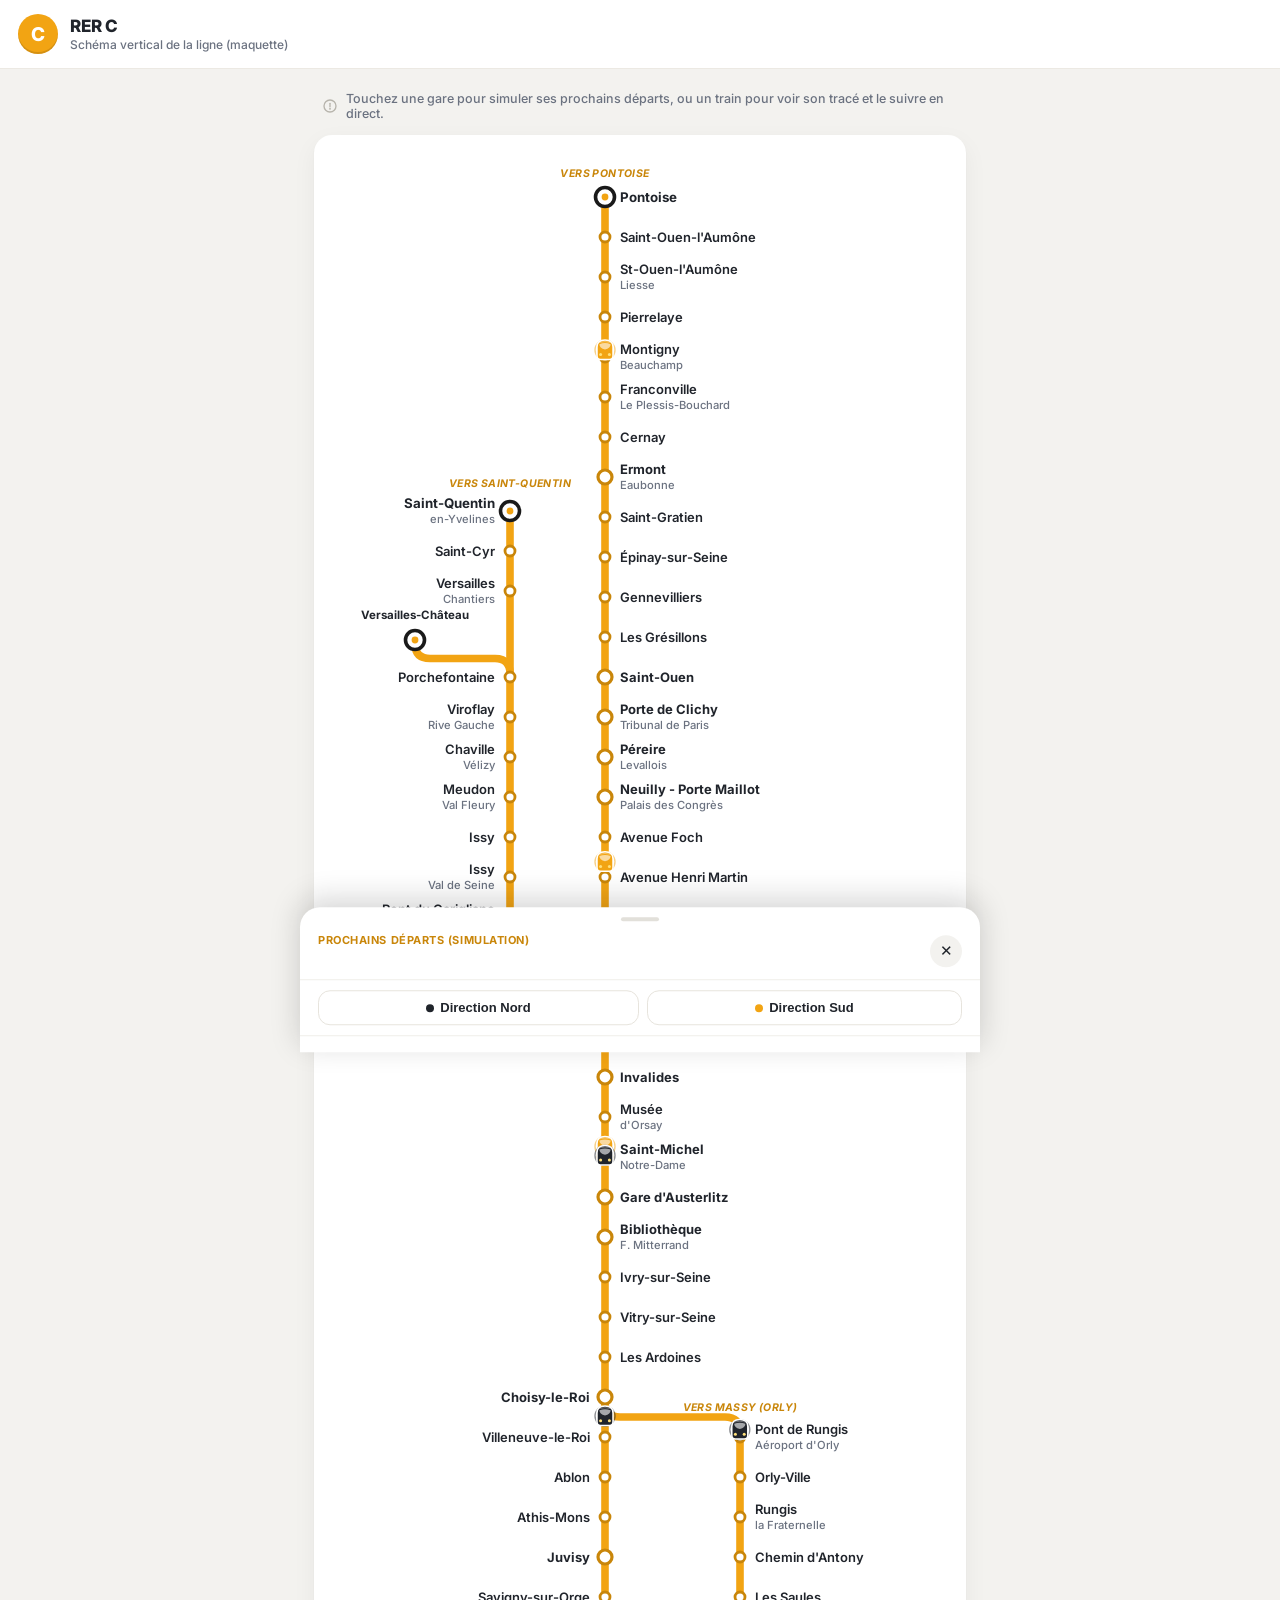
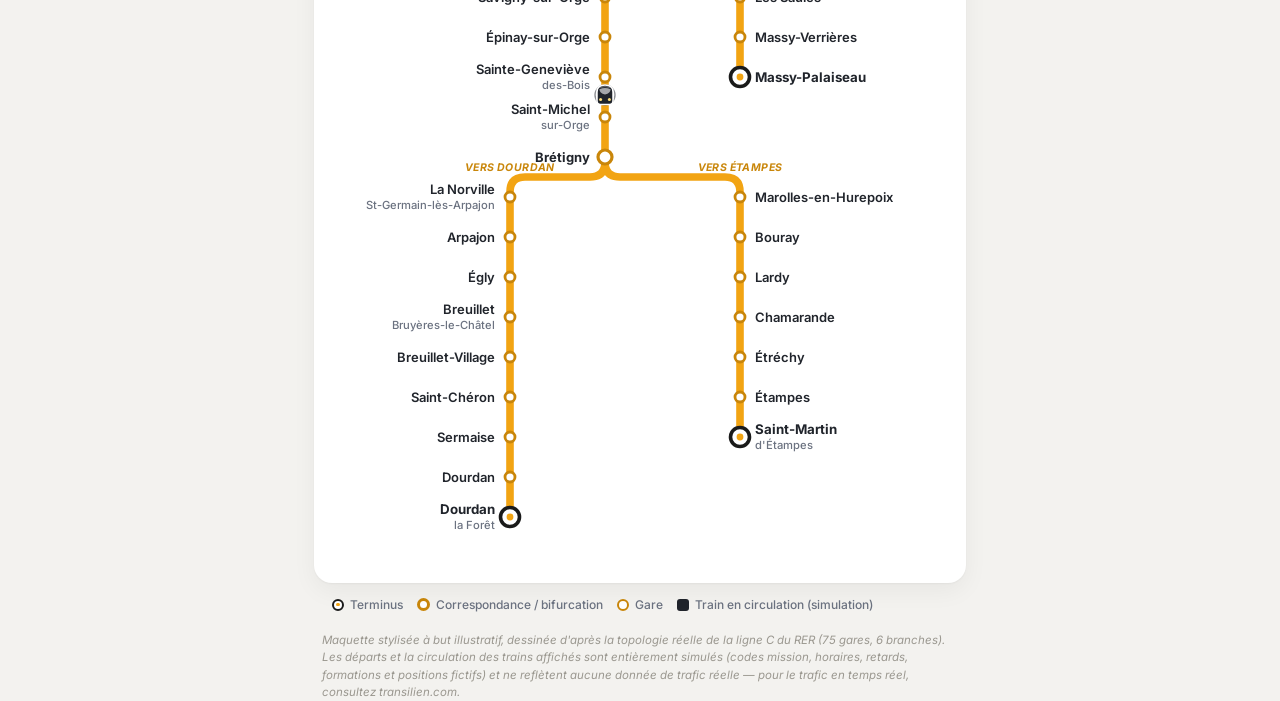
<file: rer-c PROTO VALIDE.html>
<!DOCTYPE html>
<html lang="fr">
<head>
<meta charset="UTF-8">
<meta name="viewport" content="width=device-width, initial-scale=1.0, maximum-scale=5.0">
<title>RER C – Schéma de ligne</title>
<link rel="preconnect" href="https://fonts.googleapis.com">
<link rel="preconnect" href="https://fonts.gstatic.com" crossorigin>
<link href="https://fonts.googleapis.com/css2?family=Inter:wght@400;500;600;700;800&display=swap" rel="stylesheet">
<style>

:root{
  --line:#F2A413; --line-dark:#c9860a; --ink:#20242b; --sub:#6b7280; --bg:#f3f2ef; --card:#ffffff;
  --green:#1a8a53; --green-bg:#e7f6ee; --orange:#c07a06; --orange-bg:#fdf1de; --red:#c23b3b; --red-bg:#fbeaea;
}
*{box-sizing:border-box}
html,body{height:100%}
body{margin:0;background:var(--bg);font-family:Inter,-apple-system,"Helvetica Neue",Arial,sans-serif;color:var(--ink);-webkit-font-smoothing:antialiased}
header{position:sticky;top:0;z-index:10;background:#fff;border-bottom:1px solid #ece9e3;padding:14px 18px;display:flex;align-items:center;gap:12px}
.badge{flex:0 0 auto;width:40px;height:40px;border-radius:50%;background:var(--line);display:flex;align-items:center;justify-content:center;color:#fff;font-weight:800;font-size:19px;box-shadow:inset 0 -2px 0 rgba(0,0,0,0.12)}
header h1{margin:0;font-size:17px;font-weight:800;letter-spacing:-0.01em}
header p{margin:1px 0 0;font-size:12px;color:var(--sub);font-weight:500}
main{max-width:680px;margin:0 auto;padding:22px 14px 10px}
.hint{display:flex;align-items:center;gap:8px;font-size:12.5px;color:var(--sub);font-weight:500;padding:0 8px 14px}
.hint svg{flex:0 0 auto}
.card{background:var(--card);border-radius:18px;padding:22px 8px 26px;box-shadow:0 1px 2px rgba(20,20,20,0.04),0 8px 24px rgba(20,20,20,0.05);overflow-x:auto;-webkit-overflow-scrolling:touch;position:relative}
.card svg{display:block;width:100%;height:auto;max-width:620px;margin:0 auto}
.stop{cursor:pointer}
.stop .ring{stroke:transparent;stroke-width:3;transition:stroke .15s ease}
.stop:hover .ring, .stop:focus .ring{stroke:rgba(242,164,19,0.55)}
.stop:focus{outline:none}
.stop.selected .ring{stroke:var(--ink);stroke-width:3.4}
.stop.selected .main{stroke:var(--ink) !important}
.legend{display:flex;flex-wrap:wrap;gap:14px;padding:14px 18px 4px;font-size:12px;color:var(--sub);font-weight:500}
.legend span{display:inline-flex;align-items:center;gap:6px}
.legend i{width:12px;height:12px;border-radius:50%;display:inline-block;background:#fff;border:2.4px solid var(--line-dark)}
.legend i.term{border-color:#1a1a1a;position:relative}
.legend i.term::after{content:'';position:absolute;inset:2.4px;border-radius:50%;background:var(--line)}
.legend i.train-legend{border:none;border-radius:3px;background:var(--ink)}
footer{max-width:680px;margin:6px auto 40px;padding:0 22px;font-size:11.5px;line-height:1.5;color:#9a978f;font-style:italic}
#scroll-spacer{height:0;transition:height .25s ease}

#route-highlight{fill:none;stroke-linecap:round;stroke-linejoin:round;opacity:0;transition:opacity .25s ease;pointer-events:none}
#route-highlight.visible{opacity:0.85}
#route-highlight.dirA{stroke:#5b6472;stroke-width:11}
#route-highlight.dirB{stroke:#ffcf85;stroke-width:11}

.train-marker{cursor:pointer}
.train-marker .train-pulse{fill:none;stroke-width:1.4;opacity:0.5;animation:trainPulse 2.6s ease-out infinite}
.train-marker.dirA .train-pulse{stroke:var(--ink)}
.train-marker.dirB .train-pulse{stroke:var(--line)}
@keyframes trainPulse{
  0%{r:10;opacity:0.45}
  100%{r:18;opacity:0}
}
.train-marker .train-body{transition:filter .15s ease}
.train-marker.dirA .train-body{fill:var(--ink)}
.train-marker.dirB .train-body{fill:var(--line)}
.train-marker .train-windshield{fill:rgba(255,255,255,0.6)}
.train-marker .train-light{fill:#ffe07a}
.train-marker .train-roofline{stroke:rgba(255,255,255,0.35);stroke-width:1;fill:none}
.train-marker:hover .train-body{filter:brightness(1.15)}
.train-marker.following .train-body{stroke:#ffe07a;stroke-width:2.4}

#sheet{position:fixed;left:0;right:0;bottom:0;max-width:680px;margin:0 auto;background:#fff;border-radius:20px 20px 0 0;box-shadow:0 -8px 30px rgba(20,20,20,0.18);transform:translateY(105%);transition:transform .32s cubic-bezier(.32,.72,0,1);z-index:50;display:flex;flex-direction:column;max-height:72vh}
#sheet.open{transform:translateY(0)}
.sheet-handle{width:38px;height:4px;border-radius:3px;background:#e2e0da;margin:10px auto 2px;flex:0 0 auto}
.sheet-header{display:flex;align-items:flex-start;justify-content:space-between;padding:10px 18px 12px;border-bottom:1px solid #f0eee9;flex:0 0 auto}
.sheet-eyebrow{font-size:11px;font-weight:700;letter-spacing:.05em;color:var(--line-dark);text-transform:uppercase}
.sheet-header h2{margin:2px 0 0;font-size:19px;font-weight:800;letter-spacing:-0.01em}
.sheet-updated{margin:3px 0 0;font-size:11.5px;color:var(--sub);font-weight:500}
#sheet-close{border:none;background:#f3f2ef;color:var(--ink);width:32px;height:32px;border-radius:50%;font-size:15px;cursor:pointer;flex:0 0 auto;margin-top:2px}
#sheet-close:hover{background:#e9e7e1}

.sheet-filters{display:flex;gap:8px;padding:10px 18px;border-bottom:1px solid #f0eee9;flex:0 0 auto}
.dir-btn{flex:1 1 auto;display:flex;align-items:center;justify-content:center;gap:6px;padding:9px 10px;border-radius:12px;border:1.6px solid #e7e4dd;background:#fff;font-size:13px;font-weight:700;color:var(--ink);cursor:pointer;transition:all .15s ease}
.dir-btn:hover{border-color:#d8d5cf}
.dir-btn .dot{width:8px;height:8px;border-radius:50%;flex:0 0 auto}
.dir-btn[data-dir="A"] .dot{background:var(--ink)}
.dir-btn[data-dir="B"] .dot{background:var(--line)}
.dir-btn.active[data-dir="A"]{background:var(--ink);border-color:var(--ink);color:#fff}
.dir-btn.active[data-dir="A"] .dot{background:#fff}
.dir-btn.active[data-dir="B"]{background:var(--line);border-color:var(--line);color:#fff}
.dir-btn.active[data-dir="B"] .dot{background:#fff}

.sheet-train-controls{display:none;padding:10px 18px;border-bottom:1px solid #f0eee9;flex:0 0 auto}
#follow-btn{width:100%;display:flex;align-items:center;justify-content:center;gap:8px;padding:10px 12px;border-radius:12px;border:1.6px solid #e7e4dd;background:#fff;font-size:13.5px;font-weight:700;color:var(--ink);cursor:pointer;transition:all .15s ease}
#follow-btn:hover{border-color:#d8d5cf}
#follow-btn .live-dot{width:8px;height:8px;border-radius:50%;background:var(--sub);flex:0 0 auto;transition:background .15s ease}
#follow-btn.active{background:var(--ink);border-color:var(--ink);color:#fff}
#follow-btn.active .live-dot{background:#ff5b5b;animation:liveDotBlink 1s ease-in-out infinite}
@keyframes liveDotBlink{0%,100%{opacity:1}50%{opacity:0.25}}
.follow-hint{margin-top:8px;font-size:11px;color:var(--sub);text-align:center}

#sheet-list{overflow-y:auto;padding:6px 0 10px}
.dep-row{display:flex;align-items:center;gap:12px;padding:12px 18px;border-bottom:1px solid #f5f4f1}
.dep-row:last-child{border-bottom:none}
.dep-code{flex:0 0 auto;width:52px;height:30px;border-radius:8px;display:flex;align-items:center;justify-content:center;font-weight:800;font-size:13px;letter-spacing:.03em;color:#fff}
.dep-code.dirA{background:var(--ink)}
.dep-code.dirB{background:var(--line)}
.dep-main{flex:1 1 auto;min-width:0}
.dep-dest{font-weight:700;font-size:14.5px;white-space:nowrap;overflow:hidden;text-overflow:ellipsis}
.dep-pos{font-size:12px;color:var(--sub);margin-top:2px;white-space:nowrap;overflow:hidden;text-overflow:ellipsis}
.dep-pos.unknown{font-style:italic;color:#b7b4ac}
.dep-time{flex:0 0 auto;text-align:right}
.dep-hhmm{font-size:16px;font-weight:800;font-variant-numeric:tabular-nums}
.dep-delay{font-size:11px;font-weight:700;margin-top:3px;padding:2px 7px;border-radius:20px;display:inline-block}
.dep-delay.ontime{color:var(--green);background:var(--green-bg)}
.dep-delay.late{color:var(--orange);background:var(--orange-bg)}
.dep-delay.verylate{color:var(--red);background:var(--red-bg)}
.dep-delay.cancelled{color:var(--red);background:var(--red-bg)}
.dep-row.cancelled .dep-dest, .dep-row.cancelled .dep-hhmm{color:#c4c1ba;text-decoration:line-through}
.dep-row.cancelled .dep-code{background:#d8d5cf}
.dep-empty{padding:28px 18px;text-align:center;color:var(--sub);font-size:13px}

.train-info-card{padding:18px}
.train-info-head{display:flex;align-items:center;gap:14px}
.train-info-code{flex:0 0 auto;width:58px;height:36px;border-radius:10px;display:flex;align-items:center;justify-content:center;font-weight:800;font-size:15px;letter-spacing:.03em;color:#fff}
.train-info-code.dirA{background:var(--ink)}
.train-info-code.dirB{background:var(--line)}
.train-info-dest{font-weight:700;font-size:16px}
.train-info-sub{font-size:12.5px;color:var(--sub);margin-top:2px}
.train-info-meta{display:flex;gap:8px;margin-top:12px;flex-wrap:wrap}
.train-info-chip{font-size:12px;font-weight:700;padding:5px 11px;border-radius:20px;background:#f3f2ef;color:var(--ink);display:inline-flex;align-items:center;gap:6px}
.train-info-chip.formation-long{background:#eef1fb;color:#3b4b9e}
.train-info-chip.formation-court{background:#fdf3e3;color:#9a6a10}
.train-info-pos{margin-top:14px;font-size:14px;color:var(--ink);background:#f7f6f3;border-radius:12px;padding:12px 14px;display:flex;align-items:center;gap:10px}
.train-info-status{display:inline-block;margin-top:14px;font-size:12px;font-weight:700;padding:4px 11px;border-radius:20px}
.train-info-status.ontime{color:var(--green);background:var(--green-bg)}
.train-info-status.late{color:var(--orange);background:var(--orange-bg)}
.train-info-status.verylate{color:var(--red);background:var(--red-bg)}

@media (min-width:520px){#sheet-list{max-height:340px}}
@media (max-width:519px){#sheet-list{max-height:296px}}

</style>
</head>
<body>
<header>
  <div class="badge">C</div>
  <div><h1>RER&nbsp;C</h1><p>Schéma vertical de la ligne (maquette)</p></div>
</header>
<main>
  <div class="hint">
    <svg width="16" height="16" viewBox="0 0 24 24" fill="none" stroke="#b7b4ac" stroke-width="2" stroke-linecap="round"><circle cx="12" cy="12" r="9"/><path d="M12 8v5"/><circle cx="12" cy="16" r="0.5" fill="#b7b4ac"/></svg>
    Touchez une gare pour simuler ses prochains départs, ou un train pour voir son tracé et le suivre en direct.
  </div>
  <div class="card">
    <svg viewBox="0 0 620 2000" xmlns="http://www.w3.org/2000/svg" font-family="Inter, Helvetica Neue, Arial, sans-serif">
      <rect x="0" y="0" width="620" height="2000" fill="#ffffff"/>
      <path d="M 275 40 L 275 80 L 275 120 L 275 160 L 275 200 L 275 240 L 275 280 L 275 320 L 275 360 L 275 400 L 275 440 L 275 480 L 275 520 L 275 560 L 275 600 L 275 640 L 275 680 L 275 720 L 275 760 L 275 800 L 275 840 L 275 880 L 275 920 L 275 960 L 275 1000 L 275 1040 L 275 1080 L 275 1120 L 275 1160 L 275 1200 L 275 1240 L 275 1280 L 275 1320 L 275 1360 L 275 1400 L 275 1440 L 275 1480 L 275 1520 L 275 1560 L 275 1600" fill="none" stroke="#F2A413" stroke-width="7.6" stroke-linecap="round" stroke-linejoin="round"/>
<path d="M 180 354 L 180 394 L 180 434 L 180 520 L 180 560 L 180 600 L 180 640 L 180 680 L 180 720 L 180 760 L 180 800" fill="none" stroke="#F2A413" stroke-width="7.6" stroke-linecap="round" stroke-linejoin="round"/>
<path d="M 180 800 L 180 805 Q 180 820 195 820 L 260 820 Q 275 820 275 835 L 275 840" fill="none" stroke="#F2A413" stroke-width="7.6" stroke-linecap="round" stroke-linejoin="round"/>
<path d="M 85 483 L 85 486.5 Q 85 501.5 100 501.5 L 165 501.5 Q 180 501.5 180 516.5 L 180 520" fill="none" stroke="#F2A413" stroke-width="7.6" stroke-linecap="round" stroke-linejoin="round"/>
<path d="M 275 1240 L 275 1245 Q 275 1260 290 1260 L 395 1260 Q 410 1260 410 1275 L 410 1280 L 410 1320 L 410 1360 L 410 1400 L 410 1440 L 410 1480 L 410 1520" fill="none" stroke="#F2A413" stroke-width="7.6" stroke-linecap="round" stroke-linejoin="round"/>
<path d="M 275 1600 L 275 1605 Q 275 1620 260 1620 L 195 1620 Q 180 1620 180 1635 L 180 1640 L 180 1680 L 180 1720 L 180 1760 L 180 1800 L 180 1840 L 180 1880 L 180 1920 L 180 1960" fill="none" stroke="#F2A413" stroke-width="7.6" stroke-linecap="round" stroke-linejoin="round"/>
<path d="M 275 1600 L 275 1605 Q 275 1620 290 1620 L 395 1620 Q 410 1620 410 1635 L 410 1640 L 410 1680 L 410 1720 L 410 1760 L 410 1800 L 410 1840 L 410 1880" fill="none" stroke="#F2A413" stroke-width="7.6" stroke-linecap="round" stroke-linejoin="round"/>
      <path id="route-highlight"></path>
      <g class="stop" data-seg="spine" data-idx="0" tabindex="0" role="button" aria-label="Pontoise"><circle class="hit" cx="275" cy="40" r="17" fill="transparent"/><circle class="ring" cx="275" cy="40" r="14" fill="none"/><circle class="main" cx="275" cy="40" r="9.5" fill="#ffffff" stroke="#1a1a1a" stroke-width="3.6"/><circle class="main-dot" cx="275" cy="40" r="3.4" fill="#F2A413"/></g>
<g class="stop" data-seg="spine" data-idx="1" tabindex="0" role="button" aria-label="Saint-Ouen-l&#x27;Aumône"><circle class="hit" cx="275" cy="80" r="17" fill="transparent"/><circle class="ring" cx="275" cy="80" r="14" fill="none"/><circle class="main" cx="275" cy="80" r="5" fill="#ffffff" stroke="#c9860a" stroke-width="2.8"/></g>
<g class="stop" data-seg="spine" data-idx="2" tabindex="0" role="button" aria-label="St-Ouen-l&#x27;Aumône – Liesse"><circle class="hit" cx="275" cy="120" r="17" fill="transparent"/><circle class="ring" cx="275" cy="120" r="14" fill="none"/><circle class="main" cx="275" cy="120" r="5" fill="#ffffff" stroke="#c9860a" stroke-width="2.8"/></g>
<g class="stop" data-seg="spine" data-idx="3" tabindex="0" role="button" aria-label="Pierrelaye"><circle class="hit" cx="275" cy="160" r="17" fill="transparent"/><circle class="ring" cx="275" cy="160" r="14" fill="none"/><circle class="main" cx="275" cy="160" r="5" fill="#ffffff" stroke="#c9860a" stroke-width="2.8"/></g>
<g class="stop" data-seg="spine" data-idx="4" tabindex="0" role="button" aria-label="Montigny – Beauchamp"><circle class="hit" cx="275" cy="200" r="17" fill="transparent"/><circle class="ring" cx="275" cy="200" r="14" fill="none"/><circle class="main" cx="275" cy="200" r="5" fill="#ffffff" stroke="#c9860a" stroke-width="2.8"/></g>
<g class="stop" data-seg="spine" data-idx="5" tabindex="0" role="button" aria-label="Franconville – Le Plessis-Bouchard"><circle class="hit" cx="275" cy="240" r="17" fill="transparent"/><circle class="ring" cx="275" cy="240" r="14" fill="none"/><circle class="main" cx="275" cy="240" r="5" fill="#ffffff" stroke="#c9860a" stroke-width="2.8"/></g>
<g class="stop" data-seg="spine" data-idx="6" tabindex="0" role="button" aria-label="Cernay"><circle class="hit" cx="275" cy="280" r="17" fill="transparent"/><circle class="ring" cx="275" cy="280" r="14" fill="none"/><circle class="main" cx="275" cy="280" r="5" fill="#ffffff" stroke="#c9860a" stroke-width="2.8"/></g>
<g class="stop" data-seg="spine" data-idx="7" tabindex="0" role="button" aria-label="Ermont – Eaubonne"><circle class="hit" cx="275" cy="320" r="17" fill="transparent"/><circle class="ring" cx="275" cy="320" r="14" fill="none"/><circle class="main" cx="275" cy="320" r="7" fill="#ffffff" stroke="#c9860a" stroke-width="3.2"/></g>
<g class="stop" data-seg="spine" data-idx="8" tabindex="0" role="button" aria-label="Saint-Gratien"><circle class="hit" cx="275" cy="360" r="17" fill="transparent"/><circle class="ring" cx="275" cy="360" r="14" fill="none"/><circle class="main" cx="275" cy="360" r="5" fill="#ffffff" stroke="#c9860a" stroke-width="2.8"/></g>
<g class="stop" data-seg="spine" data-idx="9" tabindex="0" role="button" aria-label="Épinay-sur-Seine"><circle class="hit" cx="275" cy="400" r="17" fill="transparent"/><circle class="ring" cx="275" cy="400" r="14" fill="none"/><circle class="main" cx="275" cy="400" r="5" fill="#ffffff" stroke="#c9860a" stroke-width="2.8"/></g>
<g class="stop" data-seg="spine" data-idx="10" tabindex="0" role="button" aria-label="Gennevilliers"><circle class="hit" cx="275" cy="440" r="17" fill="transparent"/><circle class="ring" cx="275" cy="440" r="14" fill="none"/><circle class="main" cx="275" cy="440" r="5" fill="#ffffff" stroke="#c9860a" stroke-width="2.8"/></g>
<g class="stop" data-seg="spine" data-idx="11" tabindex="0" role="button" aria-label="Les Grésillons"><circle class="hit" cx="275" cy="480" r="17" fill="transparent"/><circle class="ring" cx="275" cy="480" r="14" fill="none"/><circle class="main" cx="275" cy="480" r="5" fill="#ffffff" stroke="#c9860a" stroke-width="2.8"/></g>
<g class="stop" data-seg="spine" data-idx="12" tabindex="0" role="button" aria-label="Saint-Ouen"><circle class="hit" cx="275" cy="520" r="17" fill="transparent"/><circle class="ring" cx="275" cy="520" r="14" fill="none"/><circle class="main" cx="275" cy="520" r="7" fill="#ffffff" stroke="#c9860a" stroke-width="3.2"/></g>
<g class="stop" data-seg="spine" data-idx="13" tabindex="0" role="button" aria-label="Porte de Clichy – Tribunal de Paris"><circle class="hit" cx="275" cy="560" r="17" fill="transparent"/><circle class="ring" cx="275" cy="560" r="14" fill="none"/><circle class="main" cx="275" cy="560" r="7" fill="#ffffff" stroke="#c9860a" stroke-width="3.2"/></g>
<g class="stop" data-seg="spine" data-idx="14" tabindex="0" role="button" aria-label="Péreire – Levallois"><circle class="hit" cx="275" cy="600" r="17" fill="transparent"/><circle class="ring" cx="275" cy="600" r="14" fill="none"/><circle class="main" cx="275" cy="600" r="7" fill="#ffffff" stroke="#c9860a" stroke-width="3.2"/></g>
<g class="stop" data-seg="spine" data-idx="15" tabindex="0" role="button" aria-label="Neuilly - Porte Maillot – Palais des Congrès"><circle class="hit" cx="275" cy="640" r="17" fill="transparent"/><circle class="ring" cx="275" cy="640" r="14" fill="none"/><circle class="main" cx="275" cy="640" r="7" fill="#ffffff" stroke="#c9860a" stroke-width="3.2"/></g>
<g class="stop" data-seg="spine" data-idx="16" tabindex="0" role="button" aria-label="Avenue Foch"><circle class="hit" cx="275" cy="680" r="17" fill="transparent"/><circle class="ring" cx="275" cy="680" r="14" fill="none"/><circle class="main" cx="275" cy="680" r="5" fill="#ffffff" stroke="#c9860a" stroke-width="2.8"/></g>
<g class="stop" data-seg="spine" data-idx="17" tabindex="0" role="button" aria-label="Avenue Henri Martin"><circle class="hit" cx="275" cy="720" r="17" fill="transparent"/><circle class="ring" cx="275" cy="720" r="14" fill="none"/><circle class="main" cx="275" cy="720" r="5" fill="#ffffff" stroke="#c9860a" stroke-width="2.8"/></g>
<g class="stop" data-seg="spine" data-idx="18" tabindex="0" role="button" aria-label="Boulainvilliers"><circle class="hit" cx="275" cy="760" r="17" fill="transparent"/><circle class="ring" cx="275" cy="760" r="14" fill="none"/><circle class="main" cx="275" cy="760" r="5" fill="#ffffff" stroke="#c9860a" stroke-width="2.8"/></g>
<g class="stop" data-seg="spine" data-idx="19" tabindex="0" role="button" aria-label="Av. du Pdt Kennedy – Maison de la Radio France"><circle class="hit" cx="275" cy="800" r="17" fill="transparent"/><circle class="ring" cx="275" cy="800" r="14" fill="none"/><circle class="main" cx="275" cy="800" r="5" fill="#ffffff" stroke="#c9860a" stroke-width="2.8"/></g>
<g class="stop" data-seg="spine" data-idx="20" tabindex="0" role="button" aria-label="Champ de Mars – Tour Eiffel"><circle class="hit" cx="275" cy="840" r="17" fill="transparent"/><circle class="ring" cx="275" cy="840" r="14" fill="none"/><circle class="main" cx="275" cy="840" r="7" fill="#ffffff" stroke="#c9860a" stroke-width="3.2"/></g>
<g class="stop" data-seg="spine" data-idx="21" tabindex="0" role="button" aria-label="Pont de l&#x27;Alma"><circle class="hit" cx="275" cy="880" r="17" fill="transparent"/><circle class="ring" cx="275" cy="880" r="14" fill="none"/><circle class="main" cx="275" cy="880" r="5" fill="#ffffff" stroke="#c9860a" stroke-width="2.8"/></g>
<g class="stop" data-seg="spine" data-idx="22" tabindex="0" role="button" aria-label="Invalides"><circle class="hit" cx="275" cy="920" r="17" fill="transparent"/><circle class="ring" cx="275" cy="920" r="14" fill="none"/><circle class="main" cx="275" cy="920" r="7" fill="#ffffff" stroke="#c9860a" stroke-width="3.2"/></g>
<g class="stop" data-seg="spine" data-idx="23" tabindex="0" role="button" aria-label="Musée d&#x27;Orsay"><circle class="hit" cx="275" cy="960" r="17" fill="transparent"/><circle class="ring" cx="275" cy="960" r="14" fill="none"/><circle class="main" cx="275" cy="960" r="5" fill="#ffffff" stroke="#c9860a" stroke-width="2.8"/></g>
<g class="stop" data-seg="spine" data-idx="24" tabindex="0" role="button" aria-label="Saint-Michel Notre-Dame"><circle class="hit" cx="275" cy="1000" r="17" fill="transparent"/><circle class="ring" cx="275" cy="1000" r="14" fill="none"/><circle class="main" cx="275" cy="1000" r="7" fill="#ffffff" stroke="#c9860a" stroke-width="3.2"/></g>
<g class="stop" data-seg="spine" data-idx="25" tabindex="0" role="button" aria-label="Gare d&#x27;Austerlitz"><circle class="hit" cx="275" cy="1040" r="17" fill="transparent"/><circle class="ring" cx="275" cy="1040" r="14" fill="none"/><circle class="main" cx="275" cy="1040" r="7" fill="#ffffff" stroke="#c9860a" stroke-width="3.2"/></g>
<g class="stop" data-seg="spine" data-idx="26" tabindex="0" role="button" aria-label="Bibliothèque F. Mitterrand"><circle class="hit" cx="275" cy="1080" r="17" fill="transparent"/><circle class="ring" cx="275" cy="1080" r="14" fill="none"/><circle class="main" cx="275" cy="1080" r="7" fill="#ffffff" stroke="#c9860a" stroke-width="3.2"/></g>
<g class="stop" data-seg="spine" data-idx="27" tabindex="0" role="button" aria-label="Ivry-sur-Seine"><circle class="hit" cx="275" cy="1120" r="17" fill="transparent"/><circle class="ring" cx="275" cy="1120" r="14" fill="none"/><circle class="main" cx="275" cy="1120" r="5" fill="#ffffff" stroke="#c9860a" stroke-width="2.8"/></g>
<g class="stop" data-seg="spine" data-idx="28" tabindex="0" role="button" aria-label="Vitry-sur-Seine"><circle class="hit" cx="275" cy="1160" r="17" fill="transparent"/><circle class="ring" cx="275" cy="1160" r="14" fill="none"/><circle class="main" cx="275" cy="1160" r="5" fill="#ffffff" stroke="#c9860a" stroke-width="2.8"/></g>
<g class="stop" data-seg="spine" data-idx="29" tabindex="0" role="button" aria-label="Les Ardoines"><circle class="hit" cx="275" cy="1200" r="17" fill="transparent"/><circle class="ring" cx="275" cy="1200" r="14" fill="none"/><circle class="main" cx="275" cy="1200" r="5" fill="#ffffff" stroke="#c9860a" stroke-width="2.8"/></g>
<g class="stop" data-seg="spine" data-idx="30" tabindex="0" role="button" aria-label="Choisy-le-Roi"><circle class="hit" cx="275" cy="1240" r="17" fill="transparent"/><circle class="ring" cx="275" cy="1240" r="14" fill="none"/><circle class="main" cx="275" cy="1240" r="7" fill="#ffffff" stroke="#c9860a" stroke-width="3.2"/></g>
<g class="stop" data-seg="spine" data-idx="31" tabindex="0" role="button" aria-label="Villeneuve-le-Roi"><circle class="hit" cx="275" cy="1280" r="17" fill="transparent"/><circle class="ring" cx="275" cy="1280" r="14" fill="none"/><circle class="main" cx="275" cy="1280" r="5" fill="#ffffff" stroke="#c9860a" stroke-width="2.8"/></g>
<g class="stop" data-seg="spine" data-idx="32" tabindex="0" role="button" aria-label="Ablon"><circle class="hit" cx="275" cy="1320" r="17" fill="transparent"/><circle class="ring" cx="275" cy="1320" r="14" fill="none"/><circle class="main" cx="275" cy="1320" r="5" fill="#ffffff" stroke="#c9860a" stroke-width="2.8"/></g>
<g class="stop" data-seg="spine" data-idx="33" tabindex="0" role="button" aria-label="Athis-Mons"><circle class="hit" cx="275" cy="1360" r="17" fill="transparent"/><circle class="ring" cx="275" cy="1360" r="14" fill="none"/><circle class="main" cx="275" cy="1360" r="5" fill="#ffffff" stroke="#c9860a" stroke-width="2.8"/></g>
<g class="stop" data-seg="spine" data-idx="34" tabindex="0" role="button" aria-label="Juvisy"><circle class="hit" cx="275" cy="1400" r="17" fill="transparent"/><circle class="ring" cx="275" cy="1400" r="14" fill="none"/><circle class="main" cx="275" cy="1400" r="7" fill="#ffffff" stroke="#c9860a" stroke-width="3.2"/></g>
<g class="stop" data-seg="spine" data-idx="35" tabindex="0" role="button" aria-label="Savigny-sur-Orge"><circle class="hit" cx="275" cy="1440" r="17" fill="transparent"/><circle class="ring" cx="275" cy="1440" r="14" fill="none"/><circle class="main" cx="275" cy="1440" r="5" fill="#ffffff" stroke="#c9860a" stroke-width="2.8"/></g>
<g class="stop" data-seg="spine" data-idx="36" tabindex="0" role="button" aria-label="Épinay-sur-Orge"><circle class="hit" cx="275" cy="1480" r="17" fill="transparent"/><circle class="ring" cx="275" cy="1480" r="14" fill="none"/><circle class="main" cx="275" cy="1480" r="5" fill="#ffffff" stroke="#c9860a" stroke-width="2.8"/></g>
<g class="stop" data-seg="spine" data-idx="37" tabindex="0" role="button" aria-label="Sainte-Geneviève-des-Bois"><circle class="hit" cx="275" cy="1520" r="17" fill="transparent"/><circle class="ring" cx="275" cy="1520" r="14" fill="none"/><circle class="main" cx="275" cy="1520" r="5" fill="#ffffff" stroke="#c9860a" stroke-width="2.8"/></g>
<g class="stop" data-seg="spine" data-idx="38" tabindex="0" role="button" aria-label="Saint-Michel-sur-Orge"><circle class="hit" cx="275" cy="1560" r="17" fill="transparent"/><circle class="ring" cx="275" cy="1560" r="14" fill="none"/><circle class="main" cx="275" cy="1560" r="5" fill="#ffffff" stroke="#c9860a" stroke-width="2.8"/></g>
<g class="stop" data-seg="spine" data-idx="39" tabindex="0" role="button" aria-label="Brétigny"><circle class="hit" cx="275" cy="1600" r="17" fill="transparent"/><circle class="ring" cx="275" cy="1600" r="14" fill="none"/><circle class="main" cx="275" cy="1600" r="7" fill="#ffffff" stroke="#c9860a" stroke-width="3.2"/></g>
<g class="stop" data-seg="west" data-idx="0" tabindex="0" role="button" aria-label="Saint-Quentin-en-Yvelines"><circle class="hit" cx="180" cy="354" r="17" fill="transparent"/><circle class="ring" cx="180" cy="354" r="14" fill="none"/><circle class="main" cx="180" cy="354" r="9.5" fill="#ffffff" stroke="#1a1a1a" stroke-width="3.6"/><circle class="main-dot" cx="180" cy="354" r="3.4" fill="#F2A413"/></g>
<g class="stop" data-seg="west" data-idx="1" tabindex="0" role="button" aria-label="Saint-Cyr"><circle class="hit" cx="180" cy="394" r="17" fill="transparent"/><circle class="ring" cx="180" cy="394" r="14" fill="none"/><circle class="main" cx="180" cy="394" r="5" fill="#ffffff" stroke="#c9860a" stroke-width="2.8"/></g>
<g class="stop" data-seg="west" data-idx="2" tabindex="0" role="button" aria-label="Versailles Chantiers"><circle class="hit" cx="180" cy="434" r="17" fill="transparent"/><circle class="ring" cx="180" cy="434" r="14" fill="none"/><circle class="main" cx="180" cy="434" r="5" fill="#ffffff" stroke="#c9860a" stroke-width="2.8"/></g>
<g class="stop" data-seg="west" data-idx="3" tabindex="0" role="button" aria-label="Porchefontaine"><circle class="hit" cx="180" cy="520" r="17" fill="transparent"/><circle class="ring" cx="180" cy="520" r="14" fill="none"/><circle class="main" cx="180" cy="520" r="5" fill="#ffffff" stroke="#c9860a" stroke-width="2.8"/></g>
<g class="stop" data-seg="west" data-idx="4" tabindex="0" role="button" aria-label="Viroflay Rive Gauche"><circle class="hit" cx="180" cy="560" r="17" fill="transparent"/><circle class="ring" cx="180" cy="560" r="14" fill="none"/><circle class="main" cx="180" cy="560" r="5" fill="#ffffff" stroke="#c9860a" stroke-width="2.8"/></g>
<g class="stop" data-seg="west" data-idx="5" tabindex="0" role="button" aria-label="Chaville Vélizy"><circle class="hit" cx="180" cy="600" r="17" fill="transparent"/><circle class="ring" cx="180" cy="600" r="14" fill="none"/><circle class="main" cx="180" cy="600" r="5" fill="#ffffff" stroke="#c9860a" stroke-width="2.8"/></g>
<g class="stop" data-seg="west" data-idx="6" tabindex="0" role="button" aria-label="Meudon Val Fleury"><circle class="hit" cx="180" cy="640" r="17" fill="transparent"/><circle class="ring" cx="180" cy="640" r="14" fill="none"/><circle class="main" cx="180" cy="640" r="5" fill="#ffffff" stroke="#c9860a" stroke-width="2.8"/></g>
<g class="stop" data-seg="west" data-idx="7" tabindex="0" role="button" aria-label="Issy"><circle class="hit" cx="180" cy="680" r="17" fill="transparent"/><circle class="ring" cx="180" cy="680" r="14" fill="none"/><circle class="main" cx="180" cy="680" r="5" fill="#ffffff" stroke="#c9860a" stroke-width="2.8"/></g>
<g class="stop" data-seg="west" data-idx="8" tabindex="0" role="button" aria-label="Issy Val de Seine"><circle class="hit" cx="180" cy="720" r="17" fill="transparent"/><circle class="ring" cx="180" cy="720" r="14" fill="none"/><circle class="main" cx="180" cy="720" r="5" fill="#ffffff" stroke="#c9860a" stroke-width="2.8"/></g>
<g class="stop" data-seg="west" data-idx="9" tabindex="0" role="button" aria-label="Pont du Garigliano – Hôp. Eur. G. Pompidou"><circle class="hit" cx="180" cy="760" r="17" fill="transparent"/><circle class="ring" cx="180" cy="760" r="14" fill="none"/><circle class="main" cx="180" cy="760" r="5" fill="#ffffff" stroke="#c9860a" stroke-width="2.8"/></g>
<g class="stop" data-seg="west" data-idx="10" tabindex="0" role="button" aria-label="Javel"><circle class="hit" cx="180" cy="800" r="17" fill="transparent"/><circle class="ring" cx="180" cy="800" r="14" fill="none"/><circle class="main" cx="180" cy="800" r="5" fill="#ffffff" stroke="#c9860a" stroke-width="2.8"/></g>
<g class="stop" data-seg="spur" data-idx="0" tabindex="0" role="button" aria-label="Versailles-Château Rive Gauche"><circle class="hit" cx="85" cy="483.0" r="17" fill="transparent"/><circle class="ring" cx="85" cy="483.0" r="14" fill="none"/><circle class="main" cx="85" cy="483.0" r="9.5" fill="#ffffff" stroke="#1a1a1a" stroke-width="3.6"/><circle class="main-dot" cx="85" cy="483.0" r="3.4" fill="#F2A413"/></g>
<g class="stop" data-seg="orly" data-idx="0" tabindex="0" role="button" aria-label="Pont de Rungis – Aéroport d&#x27;Orly"><circle class="hit" cx="410" cy="1280" r="17" fill="transparent"/><circle class="ring" cx="410" cy="1280" r="14" fill="none"/><circle class="main" cx="410" cy="1280" r="5" fill="#ffffff" stroke="#c9860a" stroke-width="2.8"/></g>
<g class="stop" data-seg="orly" data-idx="1" tabindex="0" role="button" aria-label="Orly-Ville"><circle class="hit" cx="410" cy="1320" r="17" fill="transparent"/><circle class="ring" cx="410" cy="1320" r="14" fill="none"/><circle class="main" cx="410" cy="1320" r="5" fill="#ffffff" stroke="#c9860a" stroke-width="2.8"/></g>
<g class="stop" data-seg="orly" data-idx="2" tabindex="0" role="button" aria-label="Rungis la Fraternelle"><circle class="hit" cx="410" cy="1360" r="17" fill="transparent"/><circle class="ring" cx="410" cy="1360" r="14" fill="none"/><circle class="main" cx="410" cy="1360" r="5" fill="#ffffff" stroke="#c9860a" stroke-width="2.8"/></g>
<g class="stop" data-seg="orly" data-idx="3" tabindex="0" role="button" aria-label="Chemin d&#x27;Antony"><circle class="hit" cx="410" cy="1400" r="17" fill="transparent"/><circle class="ring" cx="410" cy="1400" r="14" fill="none"/><circle class="main" cx="410" cy="1400" r="5" fill="#ffffff" stroke="#c9860a" stroke-width="2.8"/></g>
<g class="stop" data-seg="orly" data-idx="4" tabindex="0" role="button" aria-label="Les Saules"><circle class="hit" cx="410" cy="1440" r="17" fill="transparent"/><circle class="ring" cx="410" cy="1440" r="14" fill="none"/><circle class="main" cx="410" cy="1440" r="5" fill="#ffffff" stroke="#c9860a" stroke-width="2.8"/></g>
<g class="stop" data-seg="orly" data-idx="5" tabindex="0" role="button" aria-label="Massy-Verrières"><circle class="hit" cx="410" cy="1480" r="17" fill="transparent"/><circle class="ring" cx="410" cy="1480" r="14" fill="none"/><circle class="main" cx="410" cy="1480" r="5" fill="#ffffff" stroke="#c9860a" stroke-width="2.8"/></g>
<g class="stop" data-seg="orly" data-idx="6" tabindex="0" role="button" aria-label="Massy-Palaiseau"><circle class="hit" cx="410" cy="1520" r="17" fill="transparent"/><circle class="ring" cx="410" cy="1520" r="14" fill="none"/><circle class="main" cx="410" cy="1520" r="9.5" fill="#ffffff" stroke="#1a1a1a" stroke-width="3.6"/><circle class="main-dot" cx="410" cy="1520" r="3.4" fill="#F2A413"/></g>
<g class="stop" data-seg="dourdan" data-idx="0" tabindex="0" role="button" aria-label="La Norville – St-Germain-lès-Arpajon"><circle class="hit" cx="180" cy="1640" r="17" fill="transparent"/><circle class="ring" cx="180" cy="1640" r="14" fill="none"/><circle class="main" cx="180" cy="1640" r="5" fill="#ffffff" stroke="#c9860a" stroke-width="2.8"/></g>
<g class="stop" data-seg="dourdan" data-idx="1" tabindex="0" role="button" aria-label="Arpajon"><circle class="hit" cx="180" cy="1680" r="17" fill="transparent"/><circle class="ring" cx="180" cy="1680" r="14" fill="none"/><circle class="main" cx="180" cy="1680" r="5" fill="#ffffff" stroke="#c9860a" stroke-width="2.8"/></g>
<g class="stop" data-seg="dourdan" data-idx="2" tabindex="0" role="button" aria-label="Égly"><circle class="hit" cx="180" cy="1720" r="17" fill="transparent"/><circle class="ring" cx="180" cy="1720" r="14" fill="none"/><circle class="main" cx="180" cy="1720" r="5" fill="#ffffff" stroke="#c9860a" stroke-width="2.8"/></g>
<g class="stop" data-seg="dourdan" data-idx="3" tabindex="0" role="button" aria-label="Breuillet Bruyères-le-Châtel"><circle class="hit" cx="180" cy="1760" r="17" fill="transparent"/><circle class="ring" cx="180" cy="1760" r="14" fill="none"/><circle class="main" cx="180" cy="1760" r="5" fill="#ffffff" stroke="#c9860a" stroke-width="2.8"/></g>
<g class="stop" data-seg="dourdan" data-idx="4" tabindex="0" role="button" aria-label="Breuillet-Village"><circle class="hit" cx="180" cy="1800" r="17" fill="transparent"/><circle class="ring" cx="180" cy="1800" r="14" fill="none"/><circle class="main" cx="180" cy="1800" r="5" fill="#ffffff" stroke="#c9860a" stroke-width="2.8"/></g>
<g class="stop" data-seg="dourdan" data-idx="5" tabindex="0" role="button" aria-label="Saint-Chéron"><circle class="hit" cx="180" cy="1840" r="17" fill="transparent"/><circle class="ring" cx="180" cy="1840" r="14" fill="none"/><circle class="main" cx="180" cy="1840" r="5" fill="#ffffff" stroke="#c9860a" stroke-width="2.8"/></g>
<g class="stop" data-seg="dourdan" data-idx="6" tabindex="0" role="button" aria-label="Sermaise"><circle class="hit" cx="180" cy="1880" r="17" fill="transparent"/><circle class="ring" cx="180" cy="1880" r="14" fill="none"/><circle class="main" cx="180" cy="1880" r="5" fill="#ffffff" stroke="#c9860a" stroke-width="2.8"/></g>
<g class="stop" data-seg="dourdan" data-idx="7" tabindex="0" role="button" aria-label="Dourdan"><circle class="hit" cx="180" cy="1920" r="17" fill="transparent"/><circle class="ring" cx="180" cy="1920" r="14" fill="none"/><circle class="main" cx="180" cy="1920" r="5" fill="#ffffff" stroke="#c9860a" stroke-width="2.8"/></g>
<g class="stop" data-seg="dourdan" data-idx="8" tabindex="0" role="button" aria-label="Dourdan-la-Forêt"><circle class="hit" cx="180" cy="1960" r="17" fill="transparent"/><circle class="ring" cx="180" cy="1960" r="14" fill="none"/><circle class="main" cx="180" cy="1960" r="9.5" fill="#ffffff" stroke="#1a1a1a" stroke-width="3.6"/><circle class="main-dot" cx="180" cy="1960" r="3.4" fill="#F2A413"/></g>
<g class="stop" data-seg="etampes" data-idx="0" tabindex="0" role="button" aria-label="Marolles-en-Hurepoix"><circle class="hit" cx="410" cy="1640" r="17" fill="transparent"/><circle class="ring" cx="410" cy="1640" r="14" fill="none"/><circle class="main" cx="410" cy="1640" r="5" fill="#ffffff" stroke="#c9860a" stroke-width="2.8"/></g>
<g class="stop" data-seg="etampes" data-idx="1" tabindex="0" role="button" aria-label="Bouray"><circle class="hit" cx="410" cy="1680" r="17" fill="transparent"/><circle class="ring" cx="410" cy="1680" r="14" fill="none"/><circle class="main" cx="410" cy="1680" r="5" fill="#ffffff" stroke="#c9860a" stroke-width="2.8"/></g>
<g class="stop" data-seg="etampes" data-idx="2" tabindex="0" role="button" aria-label="Lardy"><circle class="hit" cx="410" cy="1720" r="17" fill="transparent"/><circle class="ring" cx="410" cy="1720" r="14" fill="none"/><circle class="main" cx="410" cy="1720" r="5" fill="#ffffff" stroke="#c9860a" stroke-width="2.8"/></g>
<g class="stop" data-seg="etampes" data-idx="3" tabindex="0" role="button" aria-label="Chamarande"><circle class="hit" cx="410" cy="1760" r="17" fill="transparent"/><circle class="ring" cx="410" cy="1760" r="14" fill="none"/><circle class="main" cx="410" cy="1760" r="5" fill="#ffffff" stroke="#c9860a" stroke-width="2.8"/></g>
<g class="stop" data-seg="etampes" data-idx="4" tabindex="0" role="button" aria-label="Étréchy"><circle class="hit" cx="410" cy="1800" r="17" fill="transparent"/><circle class="ring" cx="410" cy="1800" r="14" fill="none"/><circle class="main" cx="410" cy="1800" r="5" fill="#ffffff" stroke="#c9860a" stroke-width="2.8"/></g>
<g class="stop" data-seg="etampes" data-idx="5" tabindex="0" role="button" aria-label="Étampes"><circle class="hit" cx="410" cy="1840" r="17" fill="transparent"/><circle class="ring" cx="410" cy="1840" r="14" fill="none"/><circle class="main" cx="410" cy="1840" r="5" fill="#ffffff" stroke="#c9860a" stroke-width="2.8"/></g>
<g class="stop" data-seg="etampes" data-idx="6" tabindex="0" role="button" aria-label="Saint-Martin-d&#x27;Étampes"><circle class="hit" cx="410" cy="1880" r="17" fill="transparent"/><circle class="ring" cx="410" cy="1880" r="14" fill="none"/><circle class="main" cx="410" cy="1880" r="9.5" fill="#ffffff" stroke="#1a1a1a" stroke-width="3.6"/><circle class="main-dot" cx="410" cy="1880" r="3.4" fill="#F2A413"/></g>
      
<text x="180" y="330" text-anchor="middle" font-size="10.5" font-weight="700" letter-spacing="0.4" fill="#c9860a" font-style="italic">VERS SAINT-QUENTIN</text>
<text x="275" y="20" text-anchor="middle" font-size="10.5" font-weight="700" letter-spacing="0.4" fill="#c9860a" font-style="italic">VERS PONTOISE</text>
<text x="410" y="1254" text-anchor="middle" font-size="10.5" font-weight="700" letter-spacing="0.4" fill="#c9860a" font-style="italic">VERS MASSY (ORLY)</text>
<text x="180" y="1614" text-anchor="middle" font-size="10.5" font-weight="700" letter-spacing="0.4" fill="#c9860a" font-style="italic">VERS DOURDAN</text>
<text x="410" y="1614" text-anchor="middle" font-size="10.5" font-weight="700" letter-spacing="0.4" fill="#c9860a" font-style="italic">VERS ÉTAMPES</text>

      <text x="290" y="44.5" text-anchor="start" font-size="13.3" font-weight="700" fill="#20242b">Pontoise</text>
<text x="290" y="84.5" text-anchor="start" font-size="13.0" font-weight="600" fill="#20242b">Saint-Ouen-l&#x27;Aumône</text>
<text x="290" y="117" text-anchor="start" font-size="13.0" font-weight="600" fill="#20242b">St-Ouen-l&#x27;Aumône</text><text x="290" y="132" text-anchor="start" font-size="11.2" font-weight="500" fill="#6b7280">Liesse</text>
<text x="290" y="164.5" text-anchor="start" font-size="13.0" font-weight="600" fill="#20242b">Pierrelaye</text>
<text x="290" y="197" text-anchor="start" font-size="13.0" font-weight="600" fill="#20242b">Montigny</text><text x="290" y="212" text-anchor="start" font-size="11.2" font-weight="500" fill="#6b7280">Beauchamp</text>
<text x="290" y="237" text-anchor="start" font-size="13.0" font-weight="600" fill="#20242b">Franconville</text><text x="290" y="252" text-anchor="start" font-size="11.2" font-weight="500" fill="#6b7280">Le Plessis-Bouchard</text>
<text x="290" y="284.5" text-anchor="start" font-size="13.0" font-weight="600" fill="#20242b">Cernay</text>
<text x="290" y="317" text-anchor="start" font-size="13.0" font-weight="700" fill="#20242b">Ermont</text><text x="290" y="332" text-anchor="start" font-size="11.2" font-weight="500" fill="#6b7280">Eaubonne</text>
<text x="290" y="364.5" text-anchor="start" font-size="13.0" font-weight="600" fill="#20242b">Saint-Gratien</text>
<text x="290" y="404.5" text-anchor="start" font-size="13.0" font-weight="600" fill="#20242b">Épinay-sur-Seine</text>
<text x="290" y="444.5" text-anchor="start" font-size="13.0" font-weight="600" fill="#20242b">Gennevilliers</text>
<text x="290" y="484.5" text-anchor="start" font-size="13.0" font-weight="600" fill="#20242b">Les Grésillons</text>
<text x="290" y="524.5" text-anchor="start" font-size="13.0" font-weight="700" fill="#20242b">Saint-Ouen</text>
<text x="290" y="557" text-anchor="start" font-size="13.0" font-weight="700" fill="#20242b">Porte de Clichy</text><text x="290" y="572" text-anchor="start" font-size="11.2" font-weight="500" fill="#6b7280">Tribunal de Paris</text>
<text x="290" y="597" text-anchor="start" font-size="13.0" font-weight="700" fill="#20242b">Péreire</text><text x="290" y="612" text-anchor="start" font-size="11.2" font-weight="500" fill="#6b7280">Levallois</text>
<text x="290" y="637" text-anchor="start" font-size="13.0" font-weight="700" fill="#20242b">Neuilly - Porte Maillot</text><text x="290" y="652" text-anchor="start" font-size="11.2" font-weight="500" fill="#6b7280">Palais des Congrès</text>
<text x="290" y="684.5" text-anchor="start" font-size="13.0" font-weight="600" fill="#20242b">Avenue Foch</text>
<text x="290" y="724.5" text-anchor="start" font-size="13.0" font-weight="600" fill="#20242b">Avenue Henri Martin</text>
<text x="290" y="764.5" text-anchor="start" font-size="13.0" font-weight="600" fill="#20242b">Boulainvilliers</text>
<text x="290" y="797" text-anchor="start" font-size="13.0" font-weight="600" fill="#20242b">Av. du Pdt Kennedy</text><text x="290" y="812" text-anchor="start" font-size="11.2" font-weight="500" fill="#6b7280">Maison de la Radio France</text>
<text x="290" y="837" text-anchor="start" font-size="13.0" font-weight="700" fill="#20242b">Champ de Mars</text><text x="290" y="852" text-anchor="start" font-size="11.2" font-weight="500" fill="#6b7280">Tour Eiffel</text>
<text x="290" y="884.5" text-anchor="start" font-size="13.0" font-weight="600" fill="#20242b">Pont de l&#x27;Alma</text>
<text x="290" y="924.5" text-anchor="start" font-size="13.0" font-weight="700" fill="#20242b">Invalides</text>
<text x="290" y="957" text-anchor="start" font-size="13.0" font-weight="600" fill="#20242b">Musée</text><text x="290" y="972" text-anchor="start" font-size="11.2" font-weight="500" fill="#6b7280">d&#x27;Orsay</text>
<text x="290" y="997" text-anchor="start" font-size="13.0" font-weight="700" fill="#20242b">Saint-Michel</text><text x="290" y="1012" text-anchor="start" font-size="11.2" font-weight="500" fill="#6b7280">Notre-Dame</text>
<text x="290" y="1044.5" text-anchor="start" font-size="13.0" font-weight="700" fill="#20242b">Gare d&#x27;Austerlitz</text>
<text x="290" y="1077" text-anchor="start" font-size="13.0" font-weight="700" fill="#20242b">Bibliothèque</text><text x="290" y="1092" text-anchor="start" font-size="11.2" font-weight="500" fill="#6b7280">F. Mitterrand</text>
<text x="290" y="1124.5" text-anchor="start" font-size="13.0" font-weight="600" fill="#20242b">Ivry-sur-Seine</text>
<text x="290" y="1164.5" text-anchor="start" font-size="13.0" font-weight="600" fill="#20242b">Vitry-sur-Seine</text>
<text x="290" y="1204.5" text-anchor="start" font-size="13.0" font-weight="600" fill="#20242b">Les Ardoines</text>
<text x="260" y="1244.5" text-anchor="end" font-size="13.0" font-weight="700" fill="#20242b">Choisy-le-Roi</text>
<text x="260" y="1284.5" text-anchor="end" font-size="13.0" font-weight="600" fill="#20242b">Villeneuve-le-Roi</text>
<text x="260" y="1324.5" text-anchor="end" font-size="13.0" font-weight="600" fill="#20242b">Ablon</text>
<text x="260" y="1364.5" text-anchor="end" font-size="13.0" font-weight="600" fill="#20242b">Athis-Mons</text>
<text x="260" y="1404.5" text-anchor="end" font-size="13.0" font-weight="700" fill="#20242b">Juvisy</text>
<text x="260" y="1444.5" text-anchor="end" font-size="13.0" font-weight="600" fill="#20242b">Savigny-sur-Orge</text>
<text x="260" y="1484.5" text-anchor="end" font-size="13.0" font-weight="600" fill="#20242b">Épinay-sur-Orge</text>
<text x="260" y="1517" text-anchor="end" font-size="13.0" font-weight="600" fill="#20242b">Sainte-Geneviève</text><text x="260" y="1532" text-anchor="end" font-size="11.2" font-weight="500" fill="#6b7280">des-Bois</text>
<text x="260" y="1557" text-anchor="end" font-size="13.0" font-weight="600" fill="#20242b">Saint-Michel</text><text x="260" y="1572" text-anchor="end" font-size="11.2" font-weight="500" fill="#6b7280">sur-Orge</text>
<text x="260" y="1604.5" text-anchor="end" font-size="13.0" font-weight="700" fill="#20242b">Brétigny</text>
<text x="165" y="351" text-anchor="end" font-size="13.3" font-weight="700" fill="#20242b">Saint-Quentin</text><text x="165" y="366" text-anchor="end" font-size="11.2" font-weight="500" fill="#6b7280">en-Yvelines</text>
<text x="165" y="398.5" text-anchor="end" font-size="13.0" font-weight="600" fill="#20242b">Saint-Cyr</text>
<text x="165" y="431" text-anchor="end" font-size="13.0" font-weight="600" fill="#20242b">Versailles</text><text x="165" y="446" text-anchor="end" font-size="11.2" font-weight="500" fill="#6b7280">Chantiers</text>
<text x="165" y="524.5" text-anchor="end" font-size="13.0" font-weight="600" fill="#20242b">Porchefontaine</text>
<text x="165" y="557" text-anchor="end" font-size="13.0" font-weight="600" fill="#20242b">Viroflay</text><text x="165" y="572" text-anchor="end" font-size="11.2" font-weight="500" fill="#6b7280">Rive Gauche</text>
<text x="165" y="597" text-anchor="end" font-size="13.0" font-weight="600" fill="#20242b">Chaville</text><text x="165" y="612" text-anchor="end" font-size="11.2" font-weight="500" fill="#6b7280">Vélizy</text>
<text x="165" y="637" text-anchor="end" font-size="13.0" font-weight="600" fill="#20242b">Meudon</text><text x="165" y="652" text-anchor="end" font-size="11.2" font-weight="500" fill="#6b7280">Val Fleury</text>
<text x="165" y="684.5" text-anchor="end" font-size="13.0" font-weight="600" fill="#20242b">Issy</text>
<text x="165" y="717" text-anchor="end" font-size="13.0" font-weight="600" fill="#20242b">Issy</text><text x="165" y="732" text-anchor="end" font-size="11.2" font-weight="500" fill="#6b7280">Val de Seine</text>
<text x="165" y="757" text-anchor="end" font-size="13.0" font-weight="600" fill="#20242b">Pont du Garigliano</text><text x="165" y="772" text-anchor="end" font-size="11.2" font-weight="500" fill="#6b7280">Hôp. Eur. G. Pompidou</text>
<text x="165" y="804.5" text-anchor="end" font-size="13.0" font-weight="600" fill="#20242b">Javel</text>
<text x="85" y="462.0" text-anchor="middle" font-size="11.5" font-weight="700" fill="#20242b">Versailles-Château</text>
<text x="425" y="1277" text-anchor="start" font-size="13.0" font-weight="600" fill="#20242b">Pont de Rungis</text><text x="425" y="1292" text-anchor="start" font-size="11.2" font-weight="500" fill="#6b7280">Aéroport d&#x27;Orly</text>
<text x="425" y="1324.5" text-anchor="start" font-size="13.0" font-weight="600" fill="#20242b">Orly-Ville</text>
<text x="425" y="1357" text-anchor="start" font-size="13.0" font-weight="600" fill="#20242b">Rungis</text><text x="425" y="1372" text-anchor="start" font-size="11.2" font-weight="500" fill="#6b7280">la Fraternelle</text>
<text x="425" y="1404.5" text-anchor="start" font-size="13.0" font-weight="600" fill="#20242b">Chemin d&#x27;Antony</text>
<text x="425" y="1444.5" text-anchor="start" font-size="13.0" font-weight="600" fill="#20242b">Les Saules</text>
<text x="425" y="1484.5" text-anchor="start" font-size="13.0" font-weight="600" fill="#20242b">Massy-Verrières</text>
<text x="425" y="1524.5" text-anchor="start" font-size="13.3" font-weight="700" fill="#20242b">Massy-Palaiseau</text>
<text x="165" y="1637" text-anchor="end" font-size="13.0" font-weight="600" fill="#20242b">La Norville</text><text x="165" y="1652" text-anchor="end" font-size="11.2" font-weight="500" fill="#6b7280">St-Germain-lès-Arpajon</text>
<text x="165" y="1684.5" text-anchor="end" font-size="13.0" font-weight="600" fill="#20242b">Arpajon</text>
<text x="165" y="1724.5" text-anchor="end" font-size="13.0" font-weight="600" fill="#20242b">Égly</text>
<text x="165" y="1757" text-anchor="end" font-size="13.0" font-weight="600" fill="#20242b">Breuillet</text><text x="165" y="1772" text-anchor="end" font-size="11.2" font-weight="500" fill="#6b7280">Bruyères-le-Châtel</text>
<text x="165" y="1804.5" text-anchor="end" font-size="13.0" font-weight="600" fill="#20242b">Breuillet-Village</text>
<text x="165" y="1844.5" text-anchor="end" font-size="13.0" font-weight="600" fill="#20242b">Saint-Chéron</text>
<text x="165" y="1884.5" text-anchor="end" font-size="13.0" font-weight="600" fill="#20242b">Sermaise</text>
<text x="165" y="1924.5" text-anchor="end" font-size="13.0" font-weight="600" fill="#20242b">Dourdan</text>
<text x="165" y="1957" text-anchor="end" font-size="13.3" font-weight="700" fill="#20242b">Dourdan</text><text x="165" y="1972" text-anchor="end" font-size="11.2" font-weight="500" fill="#6b7280">la Forêt</text>
<text x="425" y="1644.5" text-anchor="start" font-size="13.0" font-weight="600" fill="#20242b">Marolles-en-Hurepoix</text>
<text x="425" y="1684.5" text-anchor="start" font-size="13.0" font-weight="600" fill="#20242b">Bouray</text>
<text x="425" y="1724.5" text-anchor="start" font-size="13.0" font-weight="600" fill="#20242b">Lardy</text>
<text x="425" y="1764.5" text-anchor="start" font-size="13.0" font-weight="600" fill="#20242b">Chamarande</text>
<text x="425" y="1804.5" text-anchor="start" font-size="13.0" font-weight="600" fill="#20242b">Étréchy</text>
<text x="425" y="1844.5" text-anchor="start" font-size="13.0" font-weight="600" fill="#20242b">Étampes</text>
<text x="425" y="1877" text-anchor="start" font-size="13.3" font-weight="700" fill="#20242b">Saint-Martin</text><text x="425" y="1892" text-anchor="start" font-size="11.2" font-weight="500" fill="#6b7280">d&#x27;Étampes</text>
      <g id="trains-layer"></g>
    </svg>
  </div>
  <div class="legend">
    <span><i class="term"></i> Terminus</span>
    <span><i style="border-width:3px;width:13px;height:13px"></i> Correspondance / bifurcation</span>
    <span><i></i> Gare</span>
    <span><i class="train-legend"></i> Train en circulation (simulation)</span>
  </div>
</main>
<footer>Maquette stylisée à but illustratif, dessinée d'après la topologie réelle de la ligne C du RER (75 gares, 6 branches). Les départs et la circulation des trains affichés sont entièrement simulés (codes mission, horaires, retards, formations et positions fictifs) et ne reflètent aucune donnée de trafic réelle — pour le trafic en temps réel, consultez transilien.com.</footer>
<div id="scroll-spacer"></div>

<div id="sheet" aria-hidden="true">
  <div class="sheet-handle"></div>
  <div class="sheet-header">
    <div>
      <div class="sheet-eyebrow" id="sheet-eyebrow">Prochains départs (simulation)</div>
      <h2 id="sheet-station-name"></h2>
      <p class="sheet-updated" id="sheet-updated"></p>
    </div>
    <button id="sheet-close" aria-label="Fermer">✕</button>
  </div>
  <div class="sheet-filters" id="sheet-filters">
    <button class="dir-btn" data-dir="A"><span class="dot"></span>Direction Nord</button>
    <button class="dir-btn" data-dir="B"><span class="dot"></span>Direction Sud</button>
  </div>
  <div class="sheet-train-controls" id="sheet-train-controls">
    <button id="follow-btn"><span class="live-dot"></span><span class="follow-label">Suivre ce train en direct</span></button>
    <div class="follow-hint">La carte suit le train tant que vous ne scrollez pas manuellement.</div>
  </div>
  <div id="sheet-list"></div>
</div>

<script>

const ROUTES = {"R1": {"points": [[275, 40], [275, 60.0], [275, 80], [275, 100.0], [275, 120], [275, 140.0], [275, 160], [275, 180.0], [275, 200], [275, 220.0], [275, 240], [275, 260.0], [275, 280], [275, 300.0], [275, 320], [275, 340.0], [275, 360], [275, 380.0], [275, 400], [275, 420.0], [275, 440], [275, 460.0], [275, 480], [275, 500.0], [275, 520], [275, 540.0], [275, 560], [275, 580.0], [275, 600], [275, 620.0], [275, 640], [275, 660.0], [275, 680], [275, 700.0], [275, 720], [275, 740.0], [275, 760], [275, 780.0], [275, 800], [275, 820.0], [275, 840], [275, 860.0], [275, 880], [275, 900.0], [275, 920], [275, 940.0], [275, 960], [275, 980.0], [275, 1000], [275, 1020.0], [275, 1040], [275, 1060.0], [275, 1080], [275, 1100.0], [275, 1120], [275, 1140.0], [275, 1160], [275, 1180.0], [275, 1200], [275, 1220.0], [275, 1240], [276.6, 1249.6], [281.4, 1253.3], [289.4, 1256.2], [300.6, 1258.3], [314.9, 1259.6], [332.5, 1260.0], [395, 1260], [399.6, 1260.4], [403.3, 1261.7], [406.2, 1263.8], [408.3, 1266.7], [409.6, 1270.4], [410.0, 1275.0], [410, 1280], [410, 1300.0], [410, 1320], [410, 1340.0], [410, 1360], [410, 1380.0], [410, 1400], [410, 1420.0], [410, 1440], [410, 1460.0], [410, 1480], [410, 1500.0], [410, 1520]], "milestones": {"0": "Pontoise", "2": "Saint-Ouen-l'Aumône", "4": "St-Ouen-l'Aumône – Liesse", "6": "Pierrelaye", "8": "Montigny – Beauchamp", "10": "Franconville – Le Plessis-Bouchard", "12": "Cernay", "14": "Ermont – Eaubonne", "16": "Saint-Gratien", "18": "Épinay-sur-Seine", "20": "Gennevilliers", "22": "Les Grésillons", "24": "Saint-Ouen", "26": "Porte de Clichy – Tribunal de Paris", "28": "Péreire – Levallois", "30": "Neuilly - Porte Maillot – Palais des Congrès", "32": "Avenue Foch", "34": "Avenue Henri Martin", "36": "Boulainvilliers", "38": "Av. du Pdt Kennedy – Maison de la Radio France", "40": "Champ de Mars – Tour Eiffel", "42": "Pont de l'Alma", "44": "Invalides", "46": "Musée d'Orsay", "48": "Saint-Michel Notre-Dame", "50": "Gare d'Austerlitz", "52": "Bibliothèque F. Mitterrand", "54": "Ivry-sur-Seine", "56": "Vitry-sur-Seine", "58": "Les Ardoines", "60": "Choisy-le-Roi", "74": "Pont de Rungis – Aéroport d'Orly", "76": "Orly-Ville", "78": "Rungis la Fraternelle", "80": "Chemin d'Antony", "82": "Les Saules", "84": "Massy-Verrières", "86": "Massy-Palaiseau"}, "termini": ["Pontoise", "Massy-Palaiseau"]}, "R2": {"points": [[275, 40], [275, 60.0], [275, 80], [275, 100.0], [275, 120], [275, 140.0], [275, 160], [275, 180.0], [275, 200], [275, 220.0], [275, 240], [275, 260.0], [275, 280], [275, 300.0], [275, 320], [275, 340.0], [275, 360], [275, 380.0], [275, 400], [275, 420.0], [275, 440], [275, 460.0], [275, 480], [275, 500.0], [275, 520], [275, 540.0], [275, 560], [275, 580.0], [275, 600], [275, 620.0], [275, 640], [275, 660.0], [275, 680], [275, 700.0], [275, 720], [275, 740.0], [275, 760], [275, 780.0], [275, 800], [275, 820.0], [275, 840], [275, 860.0], [275, 880], [275, 900.0], [275, 920], [275, 940.0], [275, 960], [275, 980.0], [275, 1000], [275, 1020.0], [275, 1040], [275, 1060.0], [275, 1080], [275, 1100.0], [275, 1120], [275, 1140.0], [275, 1160], [275, 1180.0], [275, 1200], [275, 1220.0], [275, 1240], [275, 1260.0], [275, 1280], [275, 1300.0], [275, 1320], [275, 1340.0], [275, 1360], [275, 1380.0], [275, 1400], [275, 1420.0], [275, 1440], [275, 1460.0], [275, 1480], [275, 1500.0], [275, 1520], [275, 1540.0], [275, 1560], [275, 1580.0], [275, 1600], [273.7, 1609.6], [269.7, 1613.3], [263.1, 1616.2], [253.9, 1618.3], [242.0, 1619.6], [227.5, 1620.0], [195, 1620], [190.4, 1620.4], [186.7, 1621.7], [183.8, 1623.8], [181.7, 1626.7], [180.4, 1630.4], [180.0, 1635.0], [180, 1640], [180, 1660.0], [180, 1680], [180, 1700.0], [180, 1720], [180, 1740.0], [180, 1760], [180, 1780.0], [180, 1800], [180, 1820.0], [180, 1840], [180, 1860.0], [180, 1880], [180, 1900.0], [180, 1920], [180, 1940.0], [180, 1960]], "milestones": {"0": "Pontoise", "2": "Saint-Ouen-l'Aumône", "4": "St-Ouen-l'Aumône – Liesse", "6": "Pierrelaye", "8": "Montigny – Beauchamp", "10": "Franconville – Le Plessis-Bouchard", "12": "Cernay", "14": "Ermont – Eaubonne", "16": "Saint-Gratien", "18": "Épinay-sur-Seine", "20": "Gennevilliers", "22": "Les Grésillons", "24": "Saint-Ouen", "26": "Porte de Clichy – Tribunal de Paris", "28": "Péreire – Levallois", "30": "Neuilly - Porte Maillot – Palais des Congrès", "32": "Avenue Foch", "34": "Avenue Henri Martin", "36": "Boulainvilliers", "38": "Av. du Pdt Kennedy – Maison de la Radio France", "40": "Champ de Mars – Tour Eiffel", "42": "Pont de l'Alma", "44": "Invalides", "46": "Musée d'Orsay", "48": "Saint-Michel Notre-Dame", "50": "Gare d'Austerlitz", "52": "Bibliothèque F. Mitterrand", "54": "Ivry-sur-Seine", "56": "Vitry-sur-Seine", "58": "Les Ardoines", "60": "Choisy-le-Roi", "62": "Villeneuve-le-Roi", "64": "Ablon", "66": "Athis-Mons", "68": "Juvisy", "70": "Savigny-sur-Orge", "72": "Épinay-sur-Orge", "74": "Sainte-Geneviève-des-Bois", "76": "Saint-Michel-sur-Orge", "78": "Brétigny", "92": "La Norville – St-Germain-lès-Arpajon", "94": "Arpajon", "96": "Égly", "98": "Breuillet Bruyères-le-Châtel", "100": "Breuillet-Village", "102": "Saint-Chéron", "104": "Sermaise", "106": "Dourdan", "108": "Dourdan-la-Forêt"}, "termini": ["Pontoise", "Dourdan-la-Forêt"]}, "R3": {"points": [[275, 40], [275, 60.0], [275, 80], [275, 100.0], [275, 120], [275, 140.0], [275, 160], [275, 180.0], [275, 200], [275, 220.0], [275, 240], [275, 260.0], [275, 280], [275, 300.0], [275, 320], [275, 340.0], [275, 360], [275, 380.0], [275, 400], [275, 420.0], [275, 440], [275, 460.0], [275, 480], [275, 500.0], [275, 520], [275, 540.0], [275, 560], [275, 580.0], [275, 600], [275, 620.0], [275, 640], [275, 660.0], [275, 680], [275, 700.0], [275, 720], [275, 740.0], [275, 760], [275, 780.0], [275, 800], [275, 820.0], [275, 840], [275, 860.0], [275, 880], [275, 900.0], [275, 920], [275, 940.0], [275, 960], [275, 980.0], [275, 1000], [275, 1020.0], [275, 1040], [275, 1060.0], [275, 1080], [275, 1100.0], [275, 1120], [275, 1140.0], [275, 1160], [275, 1180.0], [275, 1200], [275, 1220.0], [275, 1240], [275, 1260.0], [275, 1280], [275, 1300.0], [275, 1320], [275, 1340.0], [275, 1360], [275, 1380.0], [275, 1400], [275, 1420.0], [275, 1440], [275, 1460.0], [275, 1480], [275, 1500.0], [275, 1520], [275, 1540.0], [275, 1560], [275, 1580.0], [275, 1600], [276.6, 1609.6], [281.4, 1613.3], [289.4, 1616.2], [300.6, 1618.3], [314.9, 1619.6], [332.5, 1620.0], [395, 1620], [399.6, 1620.4], [403.3, 1621.7], [406.2, 1623.8], [408.3, 1626.7], [409.6, 1630.4], [410.0, 1635.0], [410, 1640], [410, 1660.0], [410, 1680], [410, 1700.0], [410, 1720], [410, 1740.0], [410, 1760], [410, 1780.0], [410, 1800], [410, 1820.0], [410, 1840], [410, 1860.0], [410, 1880]], "milestones": {"0": "Pontoise", "2": "Saint-Ouen-l'Aumône", "4": "St-Ouen-l'Aumône – Liesse", "6": "Pierrelaye", "8": "Montigny – Beauchamp", "10": "Franconville – Le Plessis-Bouchard", "12": "Cernay", "14": "Ermont – Eaubonne", "16": "Saint-Gratien", "18": "Épinay-sur-Seine", "20": "Gennevilliers", "22": "Les Grésillons", "24": "Saint-Ouen", "26": "Porte de Clichy – Tribunal de Paris", "28": "Péreire – Levallois", "30": "Neuilly - Porte Maillot – Palais des Congrès", "32": "Avenue Foch", "34": "Avenue Henri Martin", "36": "Boulainvilliers", "38": "Av. du Pdt Kennedy – Maison de la Radio France", "40": "Champ de Mars – Tour Eiffel", "42": "Pont de l'Alma", "44": "Invalides", "46": "Musée d'Orsay", "48": "Saint-Michel Notre-Dame", "50": "Gare d'Austerlitz", "52": "Bibliothèque F. Mitterrand", "54": "Ivry-sur-Seine", "56": "Vitry-sur-Seine", "58": "Les Ardoines", "60": "Choisy-le-Roi", "62": "Villeneuve-le-Roi", "64": "Ablon", "66": "Athis-Mons", "68": "Juvisy", "70": "Savigny-sur-Orge", "72": "Épinay-sur-Orge", "74": "Sainte-Geneviève-des-Bois", "76": "Saint-Michel-sur-Orge", "78": "Brétigny", "92": "Marolles-en-Hurepoix", "94": "Bouray", "96": "Lardy", "98": "Chamarande", "100": "Étréchy", "102": "Étampes", "104": "Saint-Martin-d'Étampes"}, "termini": ["Pontoise", "Saint-Martin-d'Étampes"]}, "R4": {"points": [[180, 354], [180, 374.0], [180, 394], [180, 414.0], [180, 434], [180, 451.2], [180, 468.4], [180, 485.6], [180, 502.8], [180, 520], [180, 540.0], [180, 560], [180, 580.0], [180, 600], [180, 620.0], [180, 640], [180, 660.0], [180, 680], [180, 700.0], [180, 720], [180, 740.0], [180, 760], [180, 780.0], [180, 800], [181.0, 809.6], [184.2, 813.3], [189.4, 816.2], [196.7, 818.3], [206.0, 819.6], [217.5, 820.0], [260, 820], [264.6, 820.4], [268.3, 821.7], [271.2, 823.8], [273.3, 826.7], [274.6, 830.4], [275.0, 835.0], [275, 840], [275, 860.0], [275, 880], [275, 900.0], [275, 920], [275, 940.0], [275, 960], [275, 980.0], [275, 1000], [275, 1020.0], [275, 1040], [275, 1060.0], [275, 1080], [275, 1100.0], [275, 1120], [275, 1140.0], [275, 1160], [275, 1180.0], [275, 1200], [275, 1220.0], [275, 1240], [276.6, 1249.6], [281.4, 1253.3], [289.4, 1256.2], [300.6, 1258.3], [314.9, 1259.6], [332.5, 1260.0], [395, 1260], [399.6, 1260.4], [403.3, 1261.7], [406.2, 1263.8], [408.3, 1266.7], [409.6, 1270.4], [410.0, 1275.0], [410, 1280], [410, 1300.0], [410, 1320], [410, 1340.0], [410, 1360], [410, 1380.0], [410, 1400], [410, 1420.0], [410, 1440], [410, 1460.0], [410, 1480], [410, 1500.0], [410, 1520]], "milestones": {"0": "Saint-Quentin-en-Yvelines", "2": "Saint-Cyr", "4": "Versailles Chantiers", "9": "Porchefontaine", "11": "Viroflay Rive Gauche", "13": "Chaville Vélizy", "15": "Meudon Val Fleury", "17": "Issy", "19": "Issy Val de Seine", "21": "Pont du Garigliano – Hôp. Eur. G. Pompidou", "23": "Javel", "77": "Chemin d'Antony", "79": "Les Saules", "81": "Massy-Verrières", "83": "Massy-Palaiseau", "85": "Saint-Michel Notre-Dame", "87": "Gare d'Austerlitz", "89": "Bibliothèque F. Mitterrand", "91": "Ivry-sur-Seine", "93": "Vitry-sur-Seine", "95": "Les Ardoines", "97": "Choisy-le-Roi", "71": "Pont de Rungis – Aéroport d'Orly", "73": "Orly-Ville", "75": "Rungis la Fraternelle"}, "termini": ["Saint-Quentin-en-Yvelines", "Massy-Palaiseau"]}, "R5": {"points": [[180, 354], [180, 374.0], [180, 394], [180, 414.0], [180, 434], [180, 451.2], [180, 468.4], [180, 485.6], [180, 502.8], [180, 520], [180, 540.0], [180, 560], [180, 580.0], [180, 600], [180, 620.0], [180, 640], [180, 660.0], [180, 680], [180, 700.0], [180, 720], [180, 740.0], [180, 760], [180, 780.0], [180, 800], [181.0, 809.6], [184.2, 813.3], [189.4, 816.2], [196.7, 818.3], [206.0, 819.6], [217.5, 820.0], [260, 820], [264.6, 820.4], [268.3, 821.7], [271.2, 823.8], [273.3, 826.7], [274.6, 830.4], [275.0, 835.0], [275, 840], [275, 860.0], [275, 880], [275, 900.0], [275, 920], [275, 940.0], [275, 960], [275, 980.0], [275, 1000], [275, 1020.0], [275, 1040], [275, 1060.0], [275, 1080], [275, 1100.0], [275, 1120], [275, 1140.0], [275, 1160], [275, 1180.0], [275, 1200], [275, 1220.0], [275, 1240], [275, 1260.0], [275, 1280], [275, 1300.0], [275, 1320], [275, 1340.0], [275, 1360], [275, 1380.0], [275, 1400], [275, 1420.0], [275, 1440], [275, 1460.0], [275, 1480], [275, 1500.0], [275, 1520], [275, 1540.0], [275, 1560], [275, 1580.0], [275, 1600], [273.7, 1609.6], [269.7, 1613.3], [263.1, 1616.2], [253.9, 1618.3], [242.0, 1619.6], [227.5, 1620.0], [195, 1620], [190.4, 1620.4], [186.7, 1621.7], [183.8, 1623.8], [181.7, 1626.7], [180.4, 1630.4], [180.0, 1635.0], [180, 1640], [180, 1660.0], [180, 1680], [180, 1700.0], [180, 1720], [180, 1740.0], [180, 1760], [180, 1780.0], [180, 1800], [180, 1820.0], [180, 1840], [180, 1860.0], [180, 1880], [180, 1900.0], [180, 1920], [180, 1940.0], [180, 1960]], "milestones": {"0": "Saint-Quentin-en-Yvelines", "2": "Saint-Cyr", "4": "Versailles Chantiers", "9": "Porchefontaine", "11": "Viroflay Rive Gauche", "13": "Chaville Vélizy", "15": "Meudon Val Fleury", "17": "Issy", "19": "Issy Val de Seine", "21": "Pont du Garigliano – Hôp. Eur. G. Pompidou", "23": "Javel", "77": "Champ de Mars – Tour Eiffel", "79": "Pont de l'Alma", "81": "Invalides", "83": "Musée d'Orsay", "85": "Saint-Michel Notre-Dame", "87": "Gare d'Austerlitz", "89": "La Norville – St-Germain-lès-Arpajon", "91": "Arpajon", "93": "Égly", "95": "Breuillet Bruyères-le-Châtel", "97": "Breuillet-Village", "99": "Saint-Chéron", "101": "Sermaise", "103": "Dourdan", "105": "Dourdan-la-Forêt", "107": "Savigny-sur-Orge", "109": "Épinay-sur-Orge", "111": "Sainte-Geneviève-des-Bois", "113": "Saint-Michel-sur-Orge", "115": "Brétigny"}, "termini": ["Saint-Quentin-en-Yvelines", "Dourdan-la-Forêt"]}, "R6": {"points": [[85, 483.0], [86.0, 491.1], [89.2, 494.8], [94.4, 497.8], [101.7, 499.8], [111.0, 501.1], [122.5, 501.5], [165, 501.5], [169.6, 501.9], [173.3, 503.2], [176.2, 505.2], [178.3, 508.2], [179.6, 511.9], [180.0, 516.5], [180, 520], [180, 540.0], [180, 560], [180, 580.0], [180, 600], [180, 620.0], [180, 640], [180, 660.0], [180, 680], [180, 700.0], [180, 720], [180, 740.0], [180, 760], [180, 780.0], [180, 800], [181.0, 809.6], [184.2, 813.3], [189.4, 816.2], [196.7, 818.3], [206.0, 819.6], [217.5, 820.0], [260, 820], [264.6, 820.4], [268.3, 821.7], [271.2, 823.8], [273.3, 826.7], [274.6, 830.4], [275.0, 835.0], [275, 840], [275, 860.0], [275, 880], [275, 900.0], [275, 920], [275, 940.0], [275, 960], [275, 980.0], [275, 1000], [275, 1020.0], [275, 1040], [275, 1060.0], [275, 1080], [275, 1100.0], [275, 1120], [275, 1140.0], [275, 1160], [275, 1180.0], [275, 1200], [275, 1220.0], [275, 1240], [275, 1260.0], [275, 1280], [275, 1300.0], [275, 1320], [275, 1340.0], [275, 1360], [275, 1380.0], [275, 1400], [275, 1420.0], [275, 1440], [275, 1460.0], [275, 1480], [275, 1500.0], [275, 1520], [275, 1540.0], [275, 1560], [275, 1580.0], [275, 1600], [276.6, 1609.6], [281.4, 1613.3], [289.4, 1616.2], [300.6, 1618.3], [314.9, 1619.6], [332.5, 1620.0], [395, 1620], [399.6, 1620.4], [403.3, 1621.7], [406.2, 1623.8], [408.3, 1626.7], [409.6, 1630.4], [410.0, 1635.0], [410, 1640], [410, 1660.0], [410, 1680], [410, 1700.0], [410, 1720], [410, 1740.0], [410, 1760], [410, 1780.0], [410, 1800], [410, 1820.0], [410, 1840], [410, 1860.0], [410, 1880]], "milestones": {"0": "Versailles-Château Rive Gauche", "23": "Porchefontaine", "25": "Viroflay Rive Gauche", "27": "Chaville Vélizy", "29": "Meudon Val Fleury", "31": "Issy", "33": "Issy Val de Seine", "35": "Pont du Garigliano – Hôp. Eur. G. Pompidou", "37": "Javel", "82": "Champ de Mars – Tour Eiffel", "84": "Pont de l'Alma", "86": "Invalides", "88": "Musée d'Orsay", "90": "Saint-Michel Notre-Dame", "92": "Gare d'Austerlitz", "94": "Marolles-en-Hurepoix", "96": "Bouray", "98": "Lardy", "100": "Chamarande", "102": "Étréchy", "104": "Étampes", "106": "Saint-Martin-d'Étampes", "108": "Athis-Mons", "110": "Juvisy", "112": "Savigny-sur-Orge", "114": "Épinay-sur-Orge", "116": "Sainte-Geneviève-des-Bois", "118": "Saint-Michel-sur-Orge", "120": "Brétigny"}, "termini": ["Versailles-Château Rive Gauche", "Saint-Martin-d'Étampes"]}};
const TRAIN_DEFS = [{"code": "GOTA", "route": "R1", "startFrac": 0.08, "dir": 1, "speed": 0.55, "length": "long", "cars": 8}, {"code": "VETO", "route": "R1", "startFrac": 0.85, "dir": -1, "speed": 0.45, "length": "court", "cars": 4}, {"code": "KOBE", "route": "R2", "startFrac": 0.3, "dir": 1, "speed": 0.6, "length": "court", "cars": 4}, {"code": "BOBA", "route": "R2", "startFrac": 0.7, "dir": -1, "speed": 0.5, "length": "long", "cars": 8}, {"code": "PALI", "route": "R3", "startFrac": 0.45, "dir": 1, "speed": 0.48, "length": "long", "cars": 8}, {"code": "ELBA", "route": "R4", "startFrac": 0.55, "dir": -1, "speed": 0.52, "length": "court", "cars": 4}, {"code": "JAKO", "route": "R5", "startFrac": 0.2, "dir": 1, "speed": 0.58, "length": "long", "cars": 8}, {"code": "NILU", "route": "R6", "startFrac": 0.6, "dir": -1, "speed": 0.46, "length": "court", "cars": 4}];
const SOUTH_TERMINI = ["Massy-Palaiseau","Dourdan-la-Forêt","Saint-Martin-d'Étampes"];
const SPEED_SCALE = 1.0;

const SEG = {
  spine: ["Pontoise","Saint-Ouen-l'Aumône","St-Ouen-l'Aumône – Liesse","Pierrelaye","Montigny – Beauchamp","Franconville – Le Plessis-Bouchard","Cernay","Ermont – Eaubonne","Saint-Gratien","Épinay-sur-Seine","Gennevilliers","Les Grésillons","Saint-Ouen","Porte de Clichy – Tribunal de Paris","Péreire – Levallois","Neuilly - Porte Maillot – Palais des Congrès","Avenue Foch","Avenue Henri Martin","Boulainvilliers","Av. du Pdt Kennedy – Maison de la Radio France","Champ de Mars – Tour Eiffel","Pont de l'Alma","Invalides","Musée d'Orsay","Saint-Michel Notre-Dame","Gare d'Austerlitz","Bibliothèque F. Mitterrand","Ivry-sur-Seine","Vitry-sur-Seine","Les Ardoines","Choisy-le-Roi","Villeneuve-le-Roi","Ablon","Athis-Mons","Juvisy","Savigny-sur-Orge","Épinay-sur-Orge","Sainte-Geneviève-des-Bois","Saint-Michel-sur-Orge","Brétigny"],
  west: ["Saint-Quentin-en-Yvelines","Saint-Cyr","Versailles Chantiers","Porchefontaine","Viroflay Rive Gauche","Chaville Vélizy","Meudon Val Fleury","Issy","Issy Val de Seine","Pont du Garigliano – Hôp. Eur. G. Pompidou","Javel"],
  spur: ["Versailles-Château Rive Gauche"],
  orly: ["Pont de Rungis – Aéroport d'Orly","Orly-Ville","Rungis la Fraternelle","Chemin d'Antony","Les Saules","Massy-Verrières","Massy-Palaiseau"],
  dourdan: ["La Norville – St-Germain-lès-Arpajon","Arpajon","Égly","Breuillet Bruyères-le-Châtel","Breuillet-Village","Saint-Chéron","Sermaise","Dourdan","Dourdan-la-Forêt"],
  etampes: ["Marolles-en-Hurepoix","Bouray","Lardy","Chamarande","Étréchy","Étampes","Saint-Martin-d'Étampes"]
};
const TERM = {
  pontoise: "Pontoise", vcrg: "Versailles-Château Rive Gauche", stquentin: "Saint-Quentin-en-Yvelines",
  massy: "Massy-Palaiseau", dourdan: "Dourdan-la-Forêt", etampes: "Saint-Martin-d'Étampes"
};
const CODES = ["GOTA","VETO","KOBE","BOBA","PALI","ELBA","JAKO","NILU","ZEBU","RIKO","VIVA","NORA","MIKA","LUNA","DALI","TOVA","BEMO","LARA","SIDO","RANO","TOKA","VELO","JUNO","PIKO"];

function getDirections(seg, idx){
  const lastIdx = SEG[seg].length - 1;
  if(seg === 'spine'){
    if(idx <= 19){
      if(idx === 0) return {A:null, B:[TERM.massy,TERM.dourdan,TERM.etampes]};
      return {A:[TERM.pontoise], B:[TERM.massy,TERM.dourdan,TERM.etampes]};
    } else if(idx <= 30){
      return {A:[TERM.pontoise,TERM.vcrg,TERM.stquentin], B:[TERM.massy,TERM.dourdan,TERM.etampes]};
    } else {
      return {A:[TERM.pontoise,TERM.vcrg,TERM.stquentin], B:[TERM.dourdan,TERM.etampes]};
    }
  }
  if(seg === 'west'){
    if(idx <= 2){
      if(idx === 0) return {A:null, B:[TERM.pontoise,TERM.massy,TERM.dourdan,TERM.etampes]};
      return {A:[TERM.stquentin], B:[TERM.pontoise,TERM.massy,TERM.dourdan,TERM.etampes]};
    }
    return {A:[TERM.stquentin,TERM.vcrg], B:[TERM.pontoise,TERM.massy,TERM.dourdan,TERM.etampes]};
  }
  if(seg === 'spur') return {A:null, B:[TERM.pontoise,TERM.massy,TERM.dourdan,TERM.etampes]};
  if(seg === 'orly'){
    if(idx === lastIdx) return {A:[TERM.pontoise,TERM.vcrg,TERM.stquentin], B:null};
    return {A:[TERM.pontoise,TERM.vcrg,TERM.stquentin], B:[TERM.massy]};
  }
  if(seg === 'dourdan'){
    if(idx === lastIdx) return {A:[TERM.pontoise,TERM.vcrg,TERM.stquentin], B:null};
    return {A:[TERM.pontoise,TERM.vcrg,TERM.stquentin], B:[TERM.dourdan]};
  }
  if(seg === 'etampes'){
    if(idx === lastIdx) return {A:[TERM.pontoise,TERM.vcrg,TERM.stquentin], B:null};
    return {A:[TERM.pontoise,TERM.vcrg,TERM.stquentin], B:[TERM.etampes]};
  }
}

function pick(arr){ return arr[Math.floor(Math.random()*arr.length)]; }
function pad(n){ return n.toString().padStart(2,'0'); }
function fmtTime(d){ return pad(d.getHours())+':'+pad(d.getMinutes()); }

function randomPosition(seg, idx){
  const roll = Math.random();
  if(roll < 0.22) return {text:"Information non disponible", unknown:true};
  if(idx > 0 && roll < 0.62){
    const j = Math.floor(Math.random()*idx);
    return {text:"Actuellement à "+SEG[seg][j], unknown:false};
  }
  return {text: pick(["Train à l'approche","Entre deux gares","À quai"]), unknown:false};
}

function buildDepartures(seg, idx){
  const dirs = getDirections(seg, idx);
  const n = 6;
  const trains = [];
  let cursor = new Date(Date.now() + (60 + Math.random()*120) * 1000);
  const usedCodes = new Set();
  for(let i=0;i<n;i++){
    let dir;
    if(dirs.A && dirs.B) dir = Math.random() < 0.5 ? 'A' : 'B';
    else dir = dirs.A ? 'A' : 'B';
    const pool = dir === 'A' ? dirs.A : dirs.B;
    const dest = pick(pool);
    let code;
    do { code = pick(CODES); } while(usedCodes.has(code) && usedCodes.size < CODES.length);
    usedCodes.add(code);
    const roll = Math.random();
    let status, delay;
    if(roll < 0.05){ status='cancelled'; delay=0; }
    else if(roll < 0.70){ status='ontime'; delay=0; }
    else if(roll < 0.92){ status='late'; delay=2+Math.floor(Math.random()*8); }
    else { status='verylate'; delay=10+Math.floor(Math.random()*16); }
    const scheduled = new Date(cursor.getTime());
    const position = randomPosition(seg, idx);
    trains.push({code, dest, dir, scheduled, status, delay, position});
    cursor = new Date(cursor.getTime() + (5 + Math.random()*7) * 60000);
  }
  return trains;
}

const sheet = document.getElementById('sheet');
const sheetList = document.getElementById('sheet-list');
const scrollSpacer = document.getElementById('scroll-spacer');
const sheetFilters = document.getElementById('sheet-filters');
const sheetTrainControls = document.getElementById('sheet-train-controls');
const followBtn = document.getElementById('follow-btn');
const sheetEyebrow = document.getElementById('sheet-eyebrow');
const sheetTitle = document.getElementById('sheet-station-name');
const sheetUpdated = document.getElementById('sheet-updated');
const routeHighlight = document.getElementById('route-highlight');

let selectedEl = null;
let currentTrains = [];
let activeFilter = null;
let sheetMode = null;
let selectedTrain = null;
let followActive = false;
let expectedScrollY = null;
let suppressScrollCheck = 0;

function renderList(){
  sheetList.innerHTML = '';
  const filtered = activeFilter ? currentTrains.filter(t => t.dir === activeFilter) : currentTrains;
  if(filtered.length === 0){
    sheetList.innerHTML = '<div class="dep-empty">Aucun départ simulé dans cette direction pour le moment.</div>';
    return;
  }
  filtered.forEach(t => {
    const row = document.createElement('div');
    row.className = 'dep-row' + (t.status === 'cancelled' ? ' cancelled' : '');
    const delayLabel = t.status === 'ontime' ? "à l'heure" : t.status === 'cancelled' ? 'Supprimé' : (t.delay + ' min');
    row.innerHTML = `
      <div class="dep-code dir${t.dir}">${t.code}</div>
      <div class="dep-main">
        <div class="dep-dest">${t.dest}</div>
        <div class="dep-pos ${t.position.unknown ? 'unknown' : ''}">${t.position.text}</div>
      </div>
      <div class="dep-time">
        <div class="dep-hhmm">${fmtTime(t.scheduled)}</div>
        <div class="dep-delay ${t.status}">${delayLabel}</div>
      </div>`;
    sheetList.appendChild(row);
  });
}

function setFilter(dir){
  activeFilter = (activeFilter === dir) ? null : dir;
  document.querySelectorAll('.dir-btn').forEach(b => {
    b.classList.toggle('active', b.dataset.dir === activeFilter);
  });
  renderList();
}

function renderSheet(seg, idx, name){
  currentTrains = buildDepartures(seg, idx);
  activeFilter = null;
  document.querySelectorAll('.dir-btn').forEach(b => b.classList.remove('active'));
  renderList();
  sheetEyebrow.textContent = 'Prochains départs (simulation)';
  sheetTitle.textContent = name;
  sheetUpdated.textContent = 'Simulation actualisée à ' + fmtTime(new Date());
}

function scrollElIntoView(el, smooth){
  const headerEl = document.querySelector('header');
  const headerH = headerEl ? headerEl.getBoundingClientRect().height : 0;
  const sheetH = sheet.getBoundingClientRect().height;
  const visibleH = Math.max(window.innerHeight - headerH - sheetH, 0);
  const topPadding = Math.min(Math.max(visibleH * 0.32, 56), 140);
  const rect = el.getBoundingClientRect();
  const targetY = window.scrollY + rect.top - headerH - topPadding;
  const top = Math.max(targetY, 0);
  suppressScrollCheck = 2;
  expectedScrollY = top;
  if(smooth){
    window.scrollTo({ top, behavior: 'smooth' });
  } else if(Math.abs(window.scrollY - top) > 1.5){
    window.scrollTo({ top, behavior: 'auto' });
  }
}

window.addEventListener('scroll', () => {
  if(!followActive) return;
  if(suppressScrollCheck > 0){ suppressScrollCheck--; return; }
  if(expectedScrollY !== null && Math.abs(window.scrollY - expectedScrollY) > 45){
    stopFollowing();
  }
});

function updateScrollSpacer(){
  if(sheet.classList.contains('open')){
    const sheetH = sheet.getBoundingClientRect().height;
    scrollSpacer.style.height = (sheetH + 24) + 'px';
  } else {
    scrollSpacer.style.height = '0px';
  }
}
window.addEventListener('resize', updateScrollSpacer);

function stopFollowing(){
  followActive = false;
  expectedScrollY = null;
  followBtn.classList.remove('active');
  followBtn.querySelector('.follow-label').textContent = 'Suivre ce train en direct';
  if(selectedTrain && selectedTrain.el) selectedTrain.el.classList.remove('following');
}

function hideRouteHighlight(){
  routeHighlight.classList.remove('visible');
}

function showRouteHighlight(t){
  const d = 'M ' + t.points.map(p => p[0] + ' ' + p[1]).join(' L ');
  routeHighlight.setAttribute('d', d);
  routeHighlight.classList.remove('dirA', 'dirB');
  routeHighlight.classList.add('dir' + southDir(currentDestination(t)));
  routeHighlight.classList.add('visible');
}

function openSheetFor(el){
  const seg = el.dataset.seg, idx = parseInt(el.dataset.idx, 10);
  const name = el.getAttribute('aria-label');
  if(sheetMode === 'station' && selectedEl === el && sheet.classList.contains('open')){
    closeSheet();
    return;
  }
  stopFollowing();
  selectedTrain = null;
  hideRouteHighlight();
  if(selectedEl) selectedEl.classList.remove('selected');
  selectedEl = el;
  el.classList.add('selected');
  sheetMode = 'station';
  sheetFilters.style.display = 'flex';
  sheetTrainControls.style.display = 'none';
  renderSheet(seg, idx, name);
  sheet.classList.add('open');
  sheet.setAttribute('aria-hidden','false');
  updateScrollSpacer();
  scrollElIntoView(el, true);
}

function closeSheet(){
  sheet.classList.remove('open');
  sheet.setAttribute('aria-hidden','true');
  if(selectedEl) selectedEl.classList.remove('selected');
  selectedEl = null;
  sheetMode = null;
  stopFollowing();
  selectedTrain = null;
  hideRouteHighlight();
  updateScrollSpacer();
}

document.querySelectorAll('.stop').forEach(el => {
  el.addEventListener('click', () => openSheetFor(el));
  el.addEventListener('keydown', e => {
    if(e.key === 'Enter' || e.key === ' '){ e.preventDefault(); openSheetFor(el); }
  });
});
document.getElementById('sheet-close').addEventListener('click', closeSheet);
document.querySelectorAll('.dir-btn').forEach(b => {
  b.addEventListener('click', () => setFilter(b.dataset.dir));
});

const trainsLayer = document.getElementById('trains-layer');
const NS = 'http://www.w3.org/2000/svg';

function southDir(name){ return SOUTH_TERMINI.includes(name) ? 'B' : 'A'; }

const liveTrains = TRAIN_DEFS.map((def, i) => {
  const route = ROUTES[def.route];
  const n = route.points.length;
  return {
    id: i, code: def.code, route: def.route, points: route.points, milestones: route.milestones,
    termini: route.termini, ci: def.startFrac * (n - 1), dir: def.dir, speed: def.speed,
    length: def.length, cars: def.cars,
    status: pick(['ontime','ontime','ontime','late','verylate']), delay: 0, el: null
  };
});
liveTrains.forEach(t => {
  if(t.status === 'late') t.delay = 2 + Math.floor(Math.random()*8);
  if(t.status === 'verylate') t.delay = 10 + Math.floor(Math.random()*16);
});

function createTrainMarker(t){
  const g = document.createElementNS(NS, 'g');
  g.setAttribute('class', 'train-marker dir' + southDir(currentDestination(t)));
  g.setAttribute('tabindex', '0');
  g.setAttribute('role', 'button');

  const pulse = document.createElementNS(NS, 'circle');
  pulse.setAttribute('class', 'train-pulse');
  pulse.setAttribute('r', '10');
  g.appendChild(pulse);

  const body = document.createElementNS(NS, 'path');
  body.setAttribute('class', 'train-body');
  body.setAttribute('d', 'M -8 5.5 L -8 -3 Q -8 -10 0 -10 Q 8 -10 8 -3 L 8 5.5 Q 8 9.5 4.5 9.5 L -4.5 9.5 Q -8 9.5 -8 5.5 Z');
  body.setAttribute('stroke', '#ffffff');
  body.setAttribute('stroke-width', '1.5');
  g.appendChild(body);

  const roofline = document.createElementNS(NS, 'path');
  roofline.setAttribute('class', 'train-roofline');
  roofline.setAttribute('d', 'M -6 -7.5 Q 0 -9.2 6 -7.5');
  g.appendChild(roofline);

  const windshield = document.createElementNS(NS, 'path');
  windshield.setAttribute('class', 'train-windshield');
  windshield.setAttribute('d', 'M -5.6 -5.8 Q 0 -8 5.6 -5.8 Q 5.6 -1.8 0 -0.6 Q -5.6 -1.8 -5.6 -5.8 Z');
  g.appendChild(windshield);

  const lightL = document.createElementNS(NS, 'circle');
  lightL.setAttribute('class', 'train-light');
  lightL.setAttribute('cx', '-4.4'); lightL.setAttribute('cy', '4.6'); lightL.setAttribute('r', '1.5');
  g.appendChild(lightL);

  const lightR = document.createElementNS(NS, 'circle');
  lightR.setAttribute('class', 'train-light');
  lightR.setAttribute('cx', '4.4'); lightR.setAttribute('cy', '4.6'); lightR.setAttribute('r', '1.5');
  g.appendChild(lightR);

  g.addEventListener('click', (e) => { e.stopPropagation(); openTrainSheet(t); });
  g.addEventListener('keydown', (e) => {
    if(e.key === 'Enter' || e.key === ' '){ e.preventDefault(); e.stopPropagation(); openTrainSheet(t); }
  });
  trainsLayer.appendChild(g);
  return g;
}

function currentDestination(t){
  return t.dir > 0 ? t.termini[1] : t.termini[0];
}
function currentOrigin(t){
  return t.dir > 0 ? t.termini[0] : t.termini[1];
}

function positionText(t){
  const keys = Object.keys(t.milestones).map(Number).sort((a,b) => a-b);
  if(keys.length === 0) return 'Entre deux gares';
  let below = null, above = null;
  for(const k of keys){
    if(k <= t.ci) below = k;
    if(k >= t.ci && above === null) above = k;
  }
  const EPS = 0.6;
  if(below !== null && Math.abs(t.ci - below) < EPS) return 'En gare de ' + t.milestones[below];
  if(above !== null && Math.abs(above - t.ci) < EPS) return 'En gare de ' + t.milestones[above];
  if(below !== null && above !== null && below !== above){
    return 'Entre ' + t.milestones[below] + ' et ' + t.milestones[above];
  }
  if(below !== null) return 'Après ' + t.milestones[below];
  if(above !== null) return 'Avant ' + t.milestones[above];
  return 'Entre deux gares';
}

function pointAt(t, ci){
  const pts = t.points, n = pts.length;
  const clamped = Math.max(0, Math.min(n - 1, ci));
  const i0 = Math.floor(clamped);
  const i1 = Math.min(n - 1, i0 + 1);
  const frac = clamped - i0;
  return [pts[i0][0] + (pts[i1][0]-pts[i0][0])*frac, pts[i0][1] + (pts[i1][1]-pts[i0][1])*frac];
}

function renderTrainSheet(t){
  const dest = currentDestination(t);
  const origin = currentOrigin(t);
  const dirLabel = southDir(dest);
  const dirText = dirLabel === 'B' ? 'Direction Sud' : 'Direction Nord';
  const statusLabel = t.status === 'ontime' ? "à l'heure" : (t.delay + ' min de retard');
  const formationLabel = t.length === 'long' ? 'Train long' : 'Train court';
  const formationIcon = t.length === 'long' ? '🚃🚃' : '🚃';

  sheetEyebrow.textContent = 'Train en circulation (simulation)';
  sheetTitle.textContent = t.code;
  sheetUpdated.textContent = dirText + ' — ' + origin + ' → ' + dest;

  sheetList.innerHTML = `
    <div class="train-info-card">
      <div class="train-info-head">
        <div class="train-info-code dir${dirLabel}">${t.code}</div>
        <div>
          <div class="train-info-dest">Vers ${dest}</div>
          <div class="train-info-sub">${dirText} · en provenance de ${origin}</div>
        </div>
      </div>
      <div class="train-info-meta">
        <span class="train-info-chip formation-${t.length}">${formationIcon} ${formationLabel} (${t.cars} voitures)</span>
      </div>
      <div class="train-info-pos">📍 <span id="train-info-pos-text">${positionText(t)}</span></div>
      <div class="train-info-status ${t.status}" id="train-info-status">${statusLabel}</div>
    </div>`;
}

function refreshTrainSheetLive(t){
  if(sheetMode !== 'train' || selectedTrain !== t) return;
  const posEl = document.getElementById('train-info-pos-text');
  if(posEl) posEl.textContent = positionText(t);
  const dest = currentDestination(t);
  const dirLabel = southDir(dest);
  const dirText = dirLabel === 'B' ? 'Direction Sud' : 'Direction Nord';
  sheetUpdated.textContent = dirText + ' — ' + currentOrigin(t) + ' → ' + dest;
}

function openTrainSheet(t){
  if(selectedEl){ selectedEl.classList.remove('selected'); selectedEl = null; }
  if(sheetMode === 'train' && selectedTrain === t && sheet.classList.contains('open')){
    closeSheet();
    return;
  }
  stopFollowing();
  selectedTrain = t;
  sheetMode = 'train';
  sheetFilters.style.display = 'none';
  sheetTrainControls.style.display = 'block';
  renderTrainSheet(t);
  showRouteHighlight(t);
  sheet.classList.add('open');
  sheet.setAttribute('aria-hidden','false');
  updateScrollSpacer();
  activateFollowing();
}

function activateFollowing(){
  followActive = true;
  followBtn.classList.add('active');
  followBtn.querySelector('.follow-label').textContent = 'Suivi en direct actif';
  if(selectedTrain && selectedTrain.el) selectedTrain.el.classList.add('following');
  if(selectedTrain && selectedTrain.el) scrollElIntoView(selectedTrain.el, true);
}

followBtn.addEventListener('click', () => {
  if(!selectedTrain) return;
  if(followActive) stopFollowing();
  else activateFollowing();
});

let lastTs = null;
function animate(ts){
  if(lastTs === null) lastTs = ts;
  const dt = Math.min((ts - lastTs) / 1000, 0.1);
  lastTs = ts;
  liveTrains.forEach(t => {
    const n = t.points.length;
    t.ci += t.dir * t.speed * dt * SPEED_SCALE;
    if(t.ci >= n - 1){
      t.ci = n - 1; t.dir = -1;
      t.status = pick(['ontime','ontime','ontime','late','verylate']);
      t.delay = t.status === 'late' ? 2 + Math.floor(Math.random()*8) : (t.status === 'verylate' ? 10 + Math.floor(Math.random()*16) : 0);
    } else if(t.ci <= 0){
      t.ci = 0; t.dir = 1;
      t.status = pick(['ontime','ontime','ontime','late','verylate']);
      t.delay = t.status === 'late' ? 2 + Math.floor(Math.random()*8) : (t.status === 'verylate' ? 10 + Math.floor(Math.random()*16) : 0);
    }
    const [x, y] = pointAt(t, t.ci);
    if(!t.el) t.el = createTrainMarker(t);
    t.el.setAttribute('transform', 'translate(' + x.toFixed(1) + ',' + y.toFixed(1) + ')');
    const dirLabel = southDir(currentDestination(t));
    t.el.classList.remove('dirA', 'dirB');
    t.el.classList.add('dir' + dirLabel);
    if(followActive && selectedTrain === t) t.el.classList.add('following');
    if(sheetMode === 'train' && selectedTrain === t) refreshTrainSheetLive(t);
    if(selectedTrain === t && routeHighlight.classList.contains('visible')){
      routeHighlight.classList.remove('dirA', 'dirB');
      routeHighlight.classList.add('dir' + dirLabel);
    }
  });
  if(followActive && selectedTrain && selectedTrain.el){
    scrollElIntoView(selectedTrain.el, false);
  }
  requestAnimationFrame(animate);
}
requestAnimationFrame(animate);

</script>
</body>
</html>
</file>
<file: css/style.css>
/* RER C – styles extraits du mockup monolithique.
   Aucune dependance externe (fonts Google via <link> dans index.html). */

:root{
  --line:#F2A413; --line-dark:#c9860a; --ink:#20242b; --sub:#6b7280; --bg:#f3f2ef; --card:#ffffff;
  --green:#1a8a53; --green-bg:#e7f6ee; --orange:#c07a06; --orange-bg:#fdf1de; --red:#c23b3b; --red-bg:#fbeaea;
}
*{box-sizing:border-box}
html,body{height:100%}
body{margin:0;background:var(--bg);font-family:Inter,-apple-system,"Helvetica Neue",Arial,sans-serif;color:var(--ink);-webkit-font-smoothing:antialiased}
header{position:sticky;top:0;z-index:10;background:#fff;border-bottom:1px solid #ece9e3;padding:14px 18px;display:flex;align-items:center;gap:12px}
.badge{flex:0 0 auto;width:40px;height:40px;border-radius:50%;background:var(--line);display:flex;align-items:center;justify-content:center;color:#fff;font-weight:800;font-size:19px;box-shadow:inset 0 -2px 0 rgba(0,0,0,0.12)}
header h1{margin:0;font-size:17px;font-weight:800;letter-spacing:-0.01em}
header p{margin:1px 0 0;font-size:12px;color:var(--sub);font-weight:500}
main{max-width:680px;margin:0 auto;padding:22px 14px 10px}
.hint{display:flex;align-items:center;gap:8px;font-size:12.5px;color:var(--sub);font-weight:500;padding:0 8px 14px}
.hint svg{flex:0 0 auto}
.card{background:var(--card);border-radius:18px;padding:22px 8px 26px;box-shadow:0 1px 2px rgba(20,20,20,0.04),0 8px 24px rgba(20,20,20,0.05);overflow-x:auto;-webkit-overflow-scrolling:touch;position:relative}
.card svg{display:block;width:100%;height:auto;max-width:620px;margin:0 auto}
.stop{cursor:pointer}
.stop .ring{stroke:transparent;stroke-width:3;transition:stroke .15s ease}
.stop:hover .ring, .stop:focus .ring{stroke:rgba(242,164,19,0.55)}
.stop:focus{outline:none}
.stop.selected .ring{stroke:var(--ink);stroke-width:3.4}
.stop.selected .main{stroke:var(--ink) !important}
.legend{display:flex;flex-wrap:wrap;gap:14px;padding:14px 18px 4px;font-size:12px;color:var(--sub);font-weight:500}
.legend span{display:inline-flex;align-items:center;gap:6px}
.legend i{width:12px;height:12px;border-radius:50%;display:inline-block;background:#fff;border:2.4px solid var(--line-dark)}
.legend i.term{border-color:#1a1a1a;position:relative}
.legend i.term::after{content:'';position:absolute;inset:2.4px;border-radius:50%;background:var(--line)}
.legend i.train-legend{border:none;border-radius:3px;background:var(--ink)}
footer{max-width:680px;margin:6px auto 40px;padding:0 22px;font-size:11.5px;line-height:1.5;color:#9a978f;font-style:italic}
#scroll-spacer{height:0;transition:height .25s ease}

#route-highlight{fill:none;stroke-linecap:round;stroke-linejoin:round;opacity:0;transition:opacity .25s ease;pointer-events:none}
#route-highlight.visible{opacity:0.85}
#route-highlight.dirA{stroke:#5b6472;stroke-width:11}
#route-highlight.dirB{stroke:#ffcf85;stroke-width:11}

.train-marker{cursor:pointer}
.train-marker .train-pulse{fill:none;stroke-width:1.4;opacity:0.5;animation:trainPulse 2.6s ease-out infinite}
.train-marker.dirA .train-pulse{stroke:var(--ink)}
.train-marker.dirB .train-pulse{stroke:var(--line)}
@keyframes trainPulse{
  0%{r:10;opacity:0.45}
  100%{r:18;opacity:0}
}
.train-marker .train-body{transition:filter .15s ease}
.train-marker.dirA .train-body{fill:var(--ink)}
.train-marker.dirB .train-body{fill:var(--line)}
.train-marker .train-windshield{fill:rgba(255,255,255,0.6)}
.train-marker .train-light{fill:#ffe07a}
.train-marker .train-roofline{stroke:rgba(255,255,255,0.35);stroke-width:1;fill:none}
.train-marker:hover .train-body{filter:brightness(1.15)}
.train-marker.following .train-body{stroke:#ffe07a;stroke-width:2.4}

#sheet{position:fixed;left:0;right:0;bottom:0;max-width:680px;margin:0 auto;background:#fff;border-radius:20px 20px 0 0;box-shadow:0 -8px 30px rgba(20,20,20,0.18);transform:translateY(105%);transition:transform .32s cubic-bezier(.32,.72,0,1);z-index:50;display:flex;flex-direction:column;max-height:72vh}
#sheet.open{transform:translateY(0)}
.sheet-handle{width:38px;height:4px;border-radius:3px;background:#e2e0da;margin:10px auto 2px;flex:0 0 auto}
.sheet-header{display:flex;align-items:flex-start;justify-content:space-between;padding:10px 18px 12px;border-bottom:1px solid #f0eee9;flex:0 0 auto}
.sheet-eyebrow{font-size:11px;font-weight:700;letter-spacing:.05em;color:var(--line-dark);text-transform:uppercase}
.sheet-header h2{margin:2px 0 0;font-size:19px;font-weight:800;letter-spacing:-0.01em}
.sheet-updated{margin:3px 0 0;font-size:11.5px;color:var(--sub);font-weight:500}
#sheet-close{border:none;background:#f3f2ef;color:var(--ink);width:32px;height:32px;border-radius:50%;font-size:15px;cursor:pointer;flex:0 0 auto;margin-top:2px}
#sheet-close:hover{background:#e9e7e1}

.sheet-filters{display:flex;gap:8px;padding:10px 18px;border-bottom:1px solid #f0eee9;flex:0 0 auto}
.dir-btn{flex:1 1 auto;display:flex;align-items:center;justify-content:center;gap:6px;padding:9px 10px;border-radius:12px;border:1.6px solid #e7e4dd;background:#fff;font-size:13px;font-weight:700;color:var(--ink);cursor:pointer;transition:all .15s ease}
.dir-btn:hover{border-color:#d8d5cf}
.dir-btn .dot{width:8px;height:8px;border-radius:50%;flex:0 0 auto}
.dir-btn[data-dir="A"] .dot{background:var(--ink)}
.dir-btn[data-dir="B"] .dot{background:var(--line)}
.dir-btn.active[data-dir="A"]{background:var(--ink);border-color:var(--ink);color:#fff}
.dir-btn.active[data-dir="A"] .dot{background:#fff}
.dir-btn.active[data-dir="B"]{background:var(--line);border-color:var(--line);color:#fff}
.dir-btn.active[data-dir="B"] .dot{background:#fff}

.sheet-train-controls{display:none;padding:10px 18px;border-bottom:1px solid #f0eee9;flex:0 0 auto}
#follow-btn{width:100%;display:flex;align-items:center;justify-content:center;gap:8px;padding:10px 12px;border-radius:12px;border:1.6px solid #e7e4dd;background:#fff;font-size:13.5px;font-weight:700;color:var(--ink);cursor:pointer;transition:all .15s ease}
#follow-btn:hover{border-color:#d8d5cf}
#follow-btn .live-dot{width:8px;height:8px;border-radius:50%;background:var(--sub);flex:0 0 auto;transition:background .15s ease}
#follow-btn.active{background:var(--ink);border-color:var(--ink);color:#fff}
#follow-btn.active .live-dot{background:#ff5b5b;animation:liveDotBlink 1s ease-in-out infinite}
@keyframes liveDotBlink{0%,100%{opacity:1}50%{opacity:0.25}}
.follow-hint{margin-top:8px;font-size:11px;color:var(--sub);text-align:center}

#sheet-list{overflow-y:auto;padding:6px 0 10px}
.dep-row{display:flex;align-items:center;gap:12px;padding:12px 18px;border-bottom:1px solid #f5f4f1}
.dep-row:last-child{border-bottom:none}
.dep-code{flex:0 0 auto;width:52px;height:30px;border-radius:8px;display:flex;align-items:center;justify-content:center;font-weight:800;font-size:13px;letter-spacing:.03em;color:#fff}
.dep-code.dirA{background:var(--ink)}
.dep-code.dirB{background:var(--line)}
.dep-main{flex:1 1 auto;min-width:0}
.dep-dest{font-weight:700;font-size:14.5px;white-space:nowrap;overflow:hidden;text-overflow:ellipsis}
.dep-pos-row{display:flex;align-items:center;gap:6px;margin-top:3px;flex-wrap:wrap}
.dep-pos{font-size:12px;color:var(--sub);white-space:nowrap;overflow:hidden;text-overflow:ellipsis}
.dep-pos.unknown{font-style:italic;color:#b7b4ac}
.dep-voie{font-size:11px;font-weight:700;padding:2px 9px;border-radius:20px;background:#f3f2ef;color:var(--ink);white-space:nowrap;flex:0 0 auto}
.dep-row.cancelled .dep-voie{background:#e9e7e1;color:#b7b4ac}
.dep-time{flex:0 0 auto;text-align:right}
.dep-hhmm{font-size:16px;font-weight:800;font-variant-numeric:tabular-nums}
.dep-delay{font-size:11px;font-weight:700;margin-top:3px;padding:2px 7px;border-radius:20px;display:inline-block}
.dep-delay.ontime{color:var(--green);background:var(--green-bg)}
.dep-delay.late{color:var(--orange);background:var(--orange-bg)}
.dep-delay.verylate{color:var(--red);background:var(--red-bg)}
.dep-delay.cancelled{color:var(--red);background:var(--red-bg)}
.dep-row.cancelled .dep-dest, .dep-row.cancelled .dep-hhmm{color:#c4c1ba;text-decoration:line-through}
.dep-row.cancelled .dep-code{background:#d8d5cf}
.dep-empty{padding:28px 18px;text-align:center;color:var(--sub);font-size:13px}

.train-info-card{padding:18px}
.station-link{border:0;padding:0;background:none;color:inherit;font:inherit;font-weight:700;text-align:left;text-decoration:underline;text-underline-offset:3px;cursor:pointer}
.station-map-link{cursor:pointer;pointer-events:all}
.station-map-link:hover,.station-map-link:focus{text-decoration:underline}
.train-next-stops{list-style:none;padding:0;margin:0}
.train-next-stops li{display:flex;justify-content:space-between;gap:16px;padding:10px 0;border-bottom:1px solid #eee;font-size:13px}
.train-next-stops li>div:last-child{text-align:right}
.train-next-stops small{display:block;color:var(--sub);margin-top:4px}
.train-info-head{display:flex;align-items:center;gap:14px}
.train-info-code{flex:0 0 auto;width:58px;height:36px;border-radius:10px;display:flex;align-items:center;justify-content:center;font-weight:800;font-size:15px;letter-spacing:.03em;color:#fff}
.train-info-code.dirA{background:var(--ink)}
.train-info-code.dirB{background:var(--line)}
.train-info-dest{font-weight:700;font-size:16px}
.train-info-sub{font-size:12.5px;color:var(--sub);margin-top:2px}
.train-info-meta{display:flex;gap:8px;margin-top:12px;flex-wrap:wrap}
.train-info-chip{font-size:12px;font-weight:700;padding:5px 11px;border-radius:20px;background:#f3f2ef;color:var(--ink);display:inline-flex;align-items:center;gap:6px}
.train-info-chip.formation-long{background:#eef1fb;color:#3b4b9e}
.train-info-chip.formation-court{background:#fdf3e3;color:#9a6a10}
.train-info-pos{margin-top:14px;font-size:14px;color:var(--ink);background:#f7f6f3;border-radius:12px;padding:12px 14px;display:flex;align-items:center;gap:10px}
.train-info-status{display:inline-block;margin-top:14px;font-size:12px;font-weight:700;padding:4px 11px;border-radius:20px}
.train-info-status.ontime{color:var(--green);background:var(--green-bg)}
.train-info-status.late{color:var(--orange);background:var(--orange-bg)}
.train-info-status.verylate{color:var(--red);background:var(--red-bg)}

@media (min-width:520px){#sheet-list{max-height:340px}}
@media (max-width:519px){#sheet-list{max-height:296px}}
</file>
